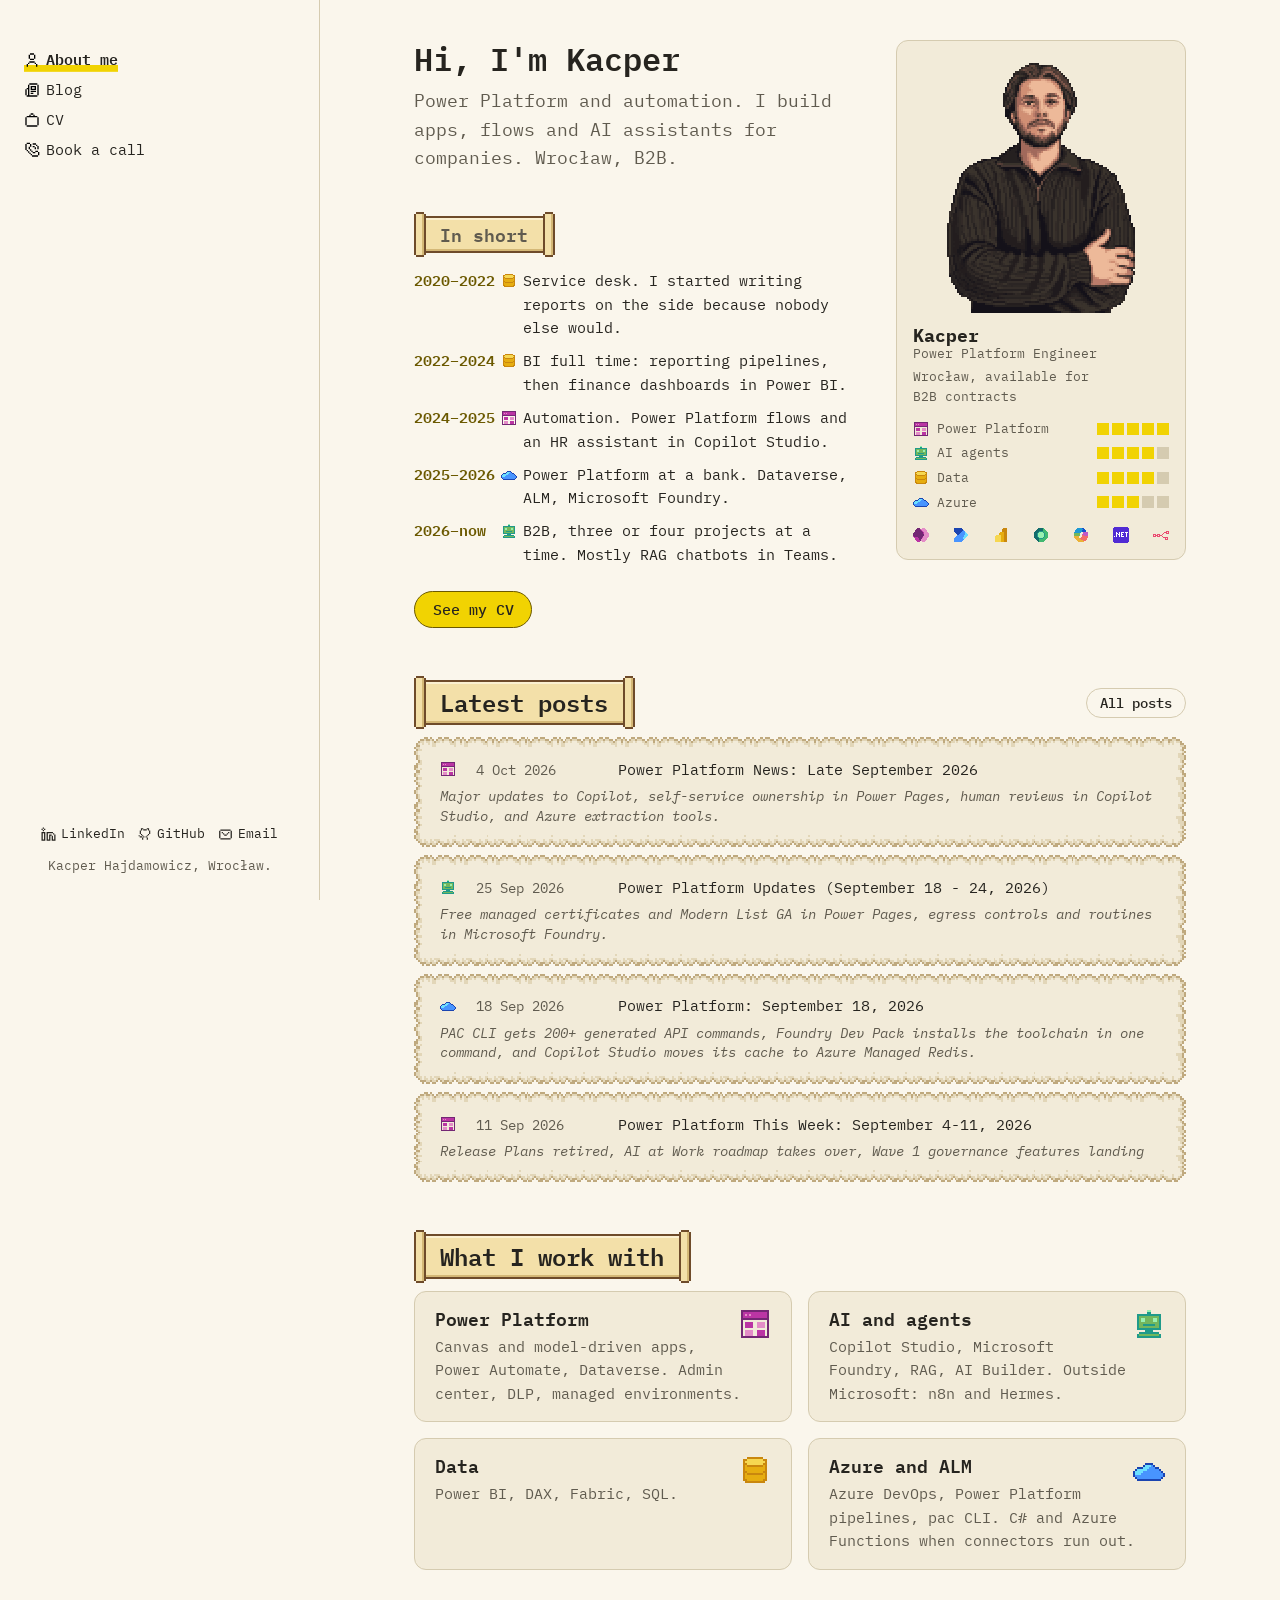
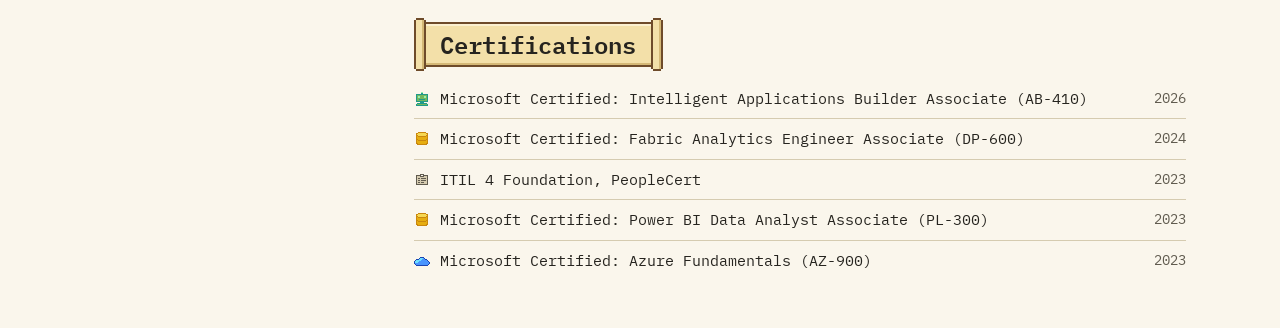
<file: index.html>
<!doctype html>
<html lang="en">
<head>
  <meta charset="utf-8">
  <meta name="viewport" content="width=device-width, initial-scale=1">
  <title>Kacper Hajdamowicz</title>
  <meta name="description" content="Kacper Hajdamowicz. Power Platform and automation, Wrocław. Apps, flows and AI assistants on Power Platform, Azure and n8n.">
  <meta property="og:title" content="Kacper Hajdamowicz">
  <meta property="og:description" content="Kacper Hajdamowicz. Power Platform and automation, Wrocław. Apps, flows and AI assistants on Power Platform, Azure and n8n.">
  <meta property="og:url" content="https://kacperhajdamowicz.com/">
  <meta property="og:image" content="https://kacperhajdamowicz.com/icon-512.png">
  <link rel="icon" href="favicon.png">
  <link rel="apple-touch-icon" href="apple-touch-icon.png">
  <link rel="preconnect" href="https://fonts.googleapis.com">
  <link rel="preconnect" href="https://fonts.gstatic.com" crossorigin>
  <link rel="stylesheet" href="https://fonts.googleapis.com/css2?family=IBM+Plex+Mono:wght@400;500;600;700&display=swap">
  <link rel="stylesheet" href="style.css">
</head>
<body>
<a class="skip-link" href="#main">Skip to content</a>

<header class="sidebar">
  <nav class="sidebar-nav" aria-label="Main">
  <a href="./" aria-current="page"><img class="pix" src="icons/user.svg" alt="" width="16" height="16"> About me</a>
    <a href="blog/"><img class="pix" src="icons/article.svg" alt="" width="16" height="16"> Blog</a>
    <a href="cv/"><img class="pix" src="icons/briefcase.svg" alt="" width="16" height="16"> CV</a>
    <a href="book/"><img class="pix" src="icons/phone-call.svg" alt="" width="16" height="16"> Book a call</a>
  </nav>
  <nav class="sidebar-social" aria-label="Links">
    <a href="https://www.linkedin.com/in/kacper-hajdamowicz-b1167520b" target="_blank" rel="noopener">LinkedIn</a>
    <a href="https://github.com/KacperHajdamowicz" target="_blank" rel="noopener">GitHub</a>
    <a href="mailto:hajdamowiczkacper@outlook.com">Email</a>
  </nav>
  <p class="sidebar-note">Kacper Hajdamowicz, Wrocław.</p>
</header>

<main class="main" id="main">
  <section class="hero">
    <div class="hero-text">
      <h1>Hi, I&#39;m Kacper</h1>
      <p class="lead">Power Platform and automation. I build apps, flows and AI assistants for companies. Wrocław, B2B.</p>

      <h2 class="timeline-title">In short</h2>
      <dl class="timeline">
        <dt>2020&#8211;2022</dt>
        <dd>Service desk. I started writing reports on the side because nobody else would.</dd>
        <dt>2022&#8211;2024</dt>
        <dd>BI full time: reporting pipelines, then finance dashboards in Power BI.</dd>
        <dt>2024&#8211;2025</dt>
        <dd>Automation. Power Platform flows and an HR assistant in Copilot Studio.</dd>
        <dt>2025&#8211;2026</dt>
        <dd>Power Platform at a bank. Dataverse, ALM, Microsoft Foundry.</dd>
        <dt>2026&#8211;now</dt>
        <dd>B2B, three or four projects at a time. Mostly RAG chatbots in Teams.</dd>
      </dl>

      <div class="hero-actions">
        <a class="button" href="cv/">See my CV</a>
      </div>
    </div>

    <figure class="hero-figure">
      <img class="hero-image" src="avatar.svg" alt="Kacper Hajdamowicz, cartoon portrait" width="256" height="256">
      <figcaption>
        <p class="sheet-name">Kacper <span class="sheet-class">Power Platform Engineer</span></p>
        <p class="sheet-status">Wrocław, available for B2B contracts</p>
        <dl class="sheet-stats">
          <dt>Power Platform</dt><dd><span class="visually-hidden">5 of 5</span></dd>
          <dt>AI agents</dt><dd><span class="visually-hidden">4 of 5</span></dd>
          <dt>Data</dt><dd><span class="visually-hidden">4 of 5</span></dd>
          <dt>Azure</dt><dd><span class="visually-hidden">3 of 5</span></dd>
        </dl>
        <div class="hero-tech" aria-label="Technologies I work with">
          <img class="pix" src="icons/techno/powerapps.svg" alt="Power Apps" width="16" height="16">
          <img class="pix" src="icons/techno/powerautomate.svg" alt="Power Automate" width="16" height="16">
          <img class="pix" src="icons/techno/powerbi.svg" alt="Power BI" width="16" height="16">
          <img class="pix" src="icons/techno/dataverse.svg" alt="Dataverse" width="16" height="16">
          <img class="pix" src="icons/techno/copilot.svg" alt="Copilot" width="16" height="16">
          <img class="pix" src="icons/techno/dotnet.svg" alt=".NET" width="16" height="16">
          <img class="pix" src="icons/techno/n8n.svg" alt="n8n" width="16" height="16">
        </div>
      </figcaption>
    </figure>
  </section>

  <section class="section">
    <div class="heading-row">
      <h2>Latest posts</h2>
      <a class="button secondary small" href="blog/">All posts</a>
    </div>
    <ul class="posts">
      <li><a class="post" href="blog/2026-10-power-platform-news-late-september-2026.html">
      <span class="post-top">
        <img class="pix" src="icons/area/power-platform.svg" alt="" width="16" height="16">
        <time datetime="2026-10-04">4 Oct 2026</time>
        <span>Power Platform News: Late September 2026</span>
      </span>
      <span class="post-desc">Major updates to Copilot, self-service ownership in Power Pages, human reviews in Copilot Studio, and Azure extraction tools.</span>
    </a></li>
      <li><a class="post" href="blog/2026-09-power-platform-updates-september-18-24-2026.html">
        <span class="post-top">
          <img class="pix" src="icons/area/ai.svg" alt="" width="16" height="16">
          <time datetime="2026-09-25">25 Sep 2026</time>
          <span>Power Platform Updates (September 18 - 24, 2026)</span>
        </span>
        <span class="post-desc">Free managed certificates and Modern List GA in Power Pages, egress controls and routines in Microsoft Foundry.</span>
      </a></li>
      <li><a class="post" href="blog/2026-09-power-platform-september-18-2026.html">
        <span class="post-top">
          <img class="pix" src="icons/area/azure.svg" alt="" width="16" height="16">
          <time datetime="2026-09-18">18 Sep 2026</time>
          <span>Power Platform: September 18, 2026</span>
        </span>
        <span class="post-desc">PAC CLI gets 200+ generated API commands, Foundry Dev Pack installs the toolchain in one command, and Copilot Studio moves its cache to Azure Managed Redis.</span>
      </a></li>
      <li><a class="post" href="blog/2026-09-power-platform-this-week-september-4-11-2026.html">
        <span class="post-top">
          <img class="pix" src="icons/area/power-platform.svg" alt="" width="16" height="16">
          <time datetime="2026-09-11">11 Sep 2026</time>
          <span>Power Platform This Week: September 4-11, 2026</span>
        </span>
        <span class="post-desc">Release Plans retired, AI at Work roadmap takes over, Wave 1 governance features landing</span>
      </a></li>
    </ul>
  </section>

  <section class="section">
    <h2>What I work with</h2>
    <div class="cards">
      <div class="card">
        <h3>Power Platform</h3>
        <p>Canvas and model-driven apps, Power Automate, Dataverse. Admin center, DLP, managed environments.</p>
      </div>
      <div class="card">
        <h3>AI and agents</h3>
        <p>Copilot Studio, Microsoft Foundry, RAG, AI Builder. Outside Microsoft: n8n and Hermes.</p>
      </div>
      <div class="card">
        <h3>Data</h3>
        <p>Power BI, DAX, Fabric, SQL.</p>
      </div>
      <div class="card">
        <h3>Azure and ALM</h3>
        <p>Azure DevOps, Power Platform pipelines, pac CLI. C# and Azure Functions when connectors run out.</p>
      </div>
    </div>
  </section>

  <section class="section">
    <h2>Certifications</h2>
    <ul class="certs">
      <li><span>Microsoft Certified: Intelligent Applications Builder Associate (AB-410)</span><span class="year">2026</span></li>
      <li><span>Microsoft Certified: Fabric Analytics Engineer Associate (DP-600)</span><span class="year">2024</span></li>
      <li><span>ITIL 4 Foundation, PeopleCert</span><span class="year">2023</span></li>
      <li><span>Microsoft Certified: Power BI Data Analyst Associate (PL-300)</span><span class="year">2023</span></li>
      <li><span>Microsoft Certified: Azure Fundamentals (AZ-900)</span><span class="year">2023</span></li>
    </ul>
  </section>
</main>

</body>
</html>
</file>
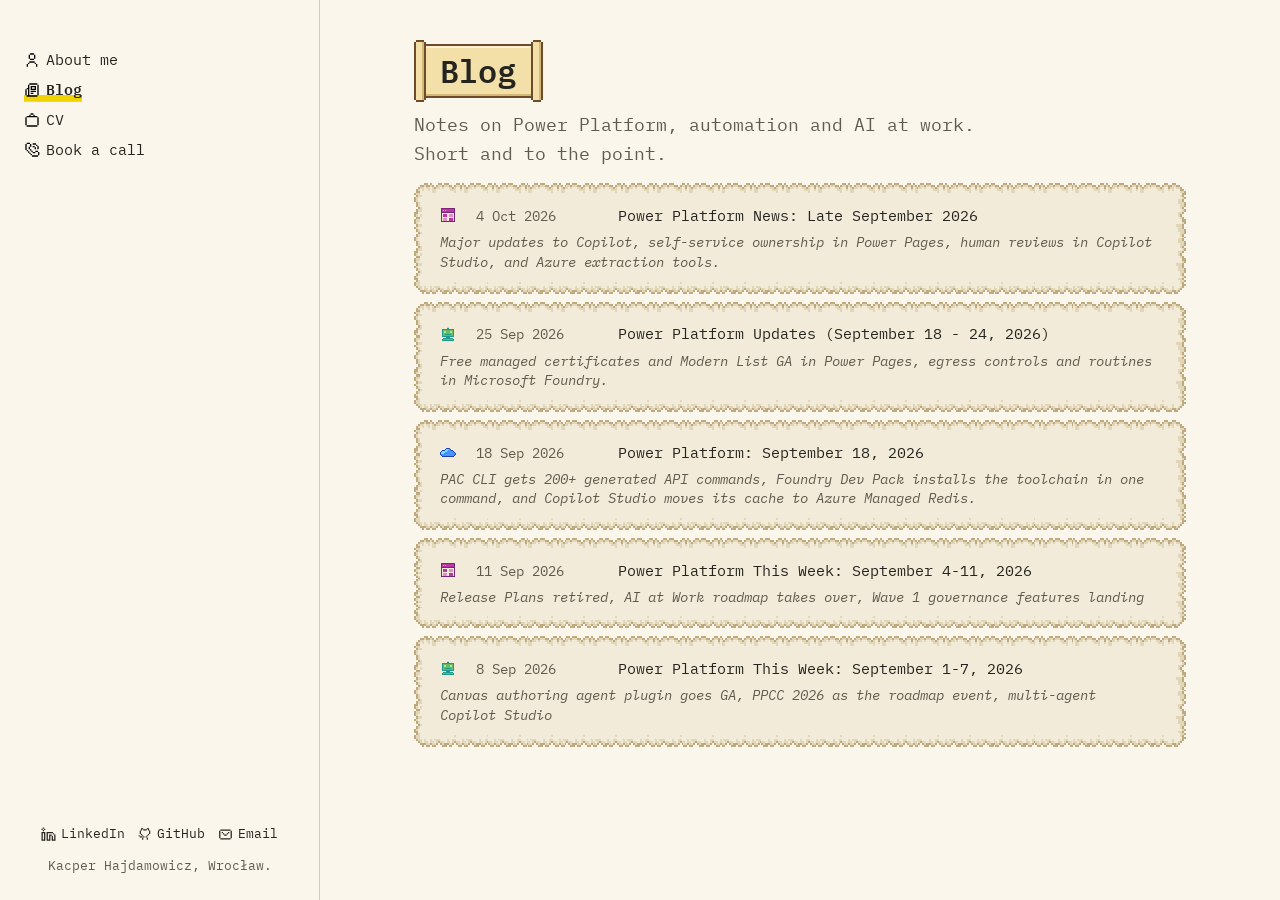
<file: blog/index.html>
<!doctype html>
<html lang="en">
<head>
  <meta charset="utf-8">
  <meta name="viewport" content="width=device-width, initial-scale=1">
  <title>Blog | Kacper Hajdamowicz</title>
  <meta name="description" content="Notes on Power Platform, automation and AI at work.">
  <meta property="og:title" content="Blog | Kacper Hajdamowicz">
  <meta property="og:description" content="Notes on Power Platform, automation and AI at work.">
  <meta property="og:url" content="https://kacperhajdamowicz.com/blog/">
  <meta property="og:image" content="https://kacperhajdamowicz.com/icon-512.png">
  <link rel="icon" href="../favicon.png">
  <link rel="apple-touch-icon" href="../apple-touch-icon.png">
  <link rel="preconnect" href="https://fonts.googleapis.com">
  <link rel="preconnect" href="https://fonts.gstatic.com" crossorigin>
  <link rel="stylesheet" href="https://fonts.googleapis.com/css2?family=IBM+Plex+Mono:wght@400;500;600;700&display=swap">
  <link rel="stylesheet" href="../style.css">
</head>
<body>
<a class="skip-link" href="#main">Skip to content</a>

<header class="sidebar">
  <nav class="sidebar-nav" aria-label="Main">
  <a href="../"><img class="pix" src="../icons/user.svg" alt="" width="16" height="16"> About me</a>
    <a href="./" aria-current="page"><img class="pix" src="../icons/article.svg" alt="" width="16" height="16"> Blog</a>
    <a href="../cv/"><img class="pix" src="../icons/briefcase.svg" alt="" width="16" height="16"> CV</a>
    <a href="../book/"><img class="pix" src="../icons/phone-call.svg" alt="" width="16" height="16"> Book a call</a>
  </nav>
  <nav class="sidebar-social" aria-label="Links">
    <a href="https://www.linkedin.com/in/kacper-hajdamowicz-b1167520b" target="_blank" rel="noopener">LinkedIn</a>
    <a href="https://github.com/KacperHajdamowicz" target="_blank" rel="noopener">GitHub</a>
    <a href="mailto:hajdamowiczkacper@outlook.com">Email</a>
  </nav>
  <p class="sidebar-note">Kacper Hajdamowicz, Wrocław.</p>
</header>

<main class="main" id="main">
  <h1 class="scroll">Blog</h1>
  <p class="lead">Notes on Power Platform, automation and AI at work. Short and to the point.</p>
  <ul class="posts">
        <li><a class="post" href="2026-10-power-platform-news-late-september-2026.html">
      <span class="post-top">
        <img class="pix" src="../icons/area/power-platform.svg" alt="" width="16" height="16">
        <time datetime="2026-10-04">4 Oct 2026</time>
        <span>Power Platform News: Late September 2026</span>
      </span>
      <span class="post-desc">Major updates to Copilot, self-service ownership in Power Pages, human reviews in Copilot Studio, and Azure extraction tools.</span>
    </a></li>
<li><a class="post" href="2026-09-power-platform-updates-september-18-24-2026.html">
      <span class="post-top">
        <img class="pix" src="../icons/area/ai.svg" alt="" width="16" height="16">
        <time datetime="2026-09-25">25 Sep 2026</time>
        <span>Power Platform Updates (September 18 - 24, 2026)</span>
      </span>
      <span class="post-desc">Free managed certificates and Modern List GA in Power Pages, egress controls and routines in Microsoft Foundry.</span>
    </a></li>
    <li><a class="post" href="2026-09-power-platform-september-18-2026.html">
      <span class="post-top">
        <img class="pix" src="../icons/area/azure.svg" alt="" width="16" height="16">
        <time datetime="2026-09-18">18 Sep 2026</time>
        <span>Power Platform: September 18, 2026</span>
      </span>
      <span class="post-desc">PAC CLI gets 200+ generated API commands, Foundry Dev Pack installs the toolchain in one command, and Copilot Studio moves its cache to Azure Managed Redis.</span>
    </a></li>
    <li><a class="post" href="2026-09-power-platform-this-week-september-4-11-2026.html">
      <span class="post-top">
        <img class="pix" src="../icons/area/power-platform.svg" alt="" width="16" height="16">
        <time datetime="2026-09-11">11 Sep 2026</time>
        <span>Power Platform This Week: September 4-11, 2026</span>
      </span>
      <span class="post-desc">Release Plans retired, AI at Work roadmap takes over, Wave 1 governance features landing</span>
    </a></li>
    <li><a class="post" href="2026-09-power-platform-this-week-september-1-7-2026.html">
      <span class="post-top">
        <img class="pix" src="../icons/area/ai.svg" alt="" width="16" height="16">
        <time datetime="2026-09-08">8 Sep 2026</time>
        <span>Power Platform This Week: September 1-7, 2026</span>
      </span>
      <span class="post-desc">Canvas authoring agent plugin goes GA, PPCC 2026 as the roadmap event, multi-agent Copilot Studio</span>
    </a></li>
  </ul>
</main>

</body>
</html>
</file>
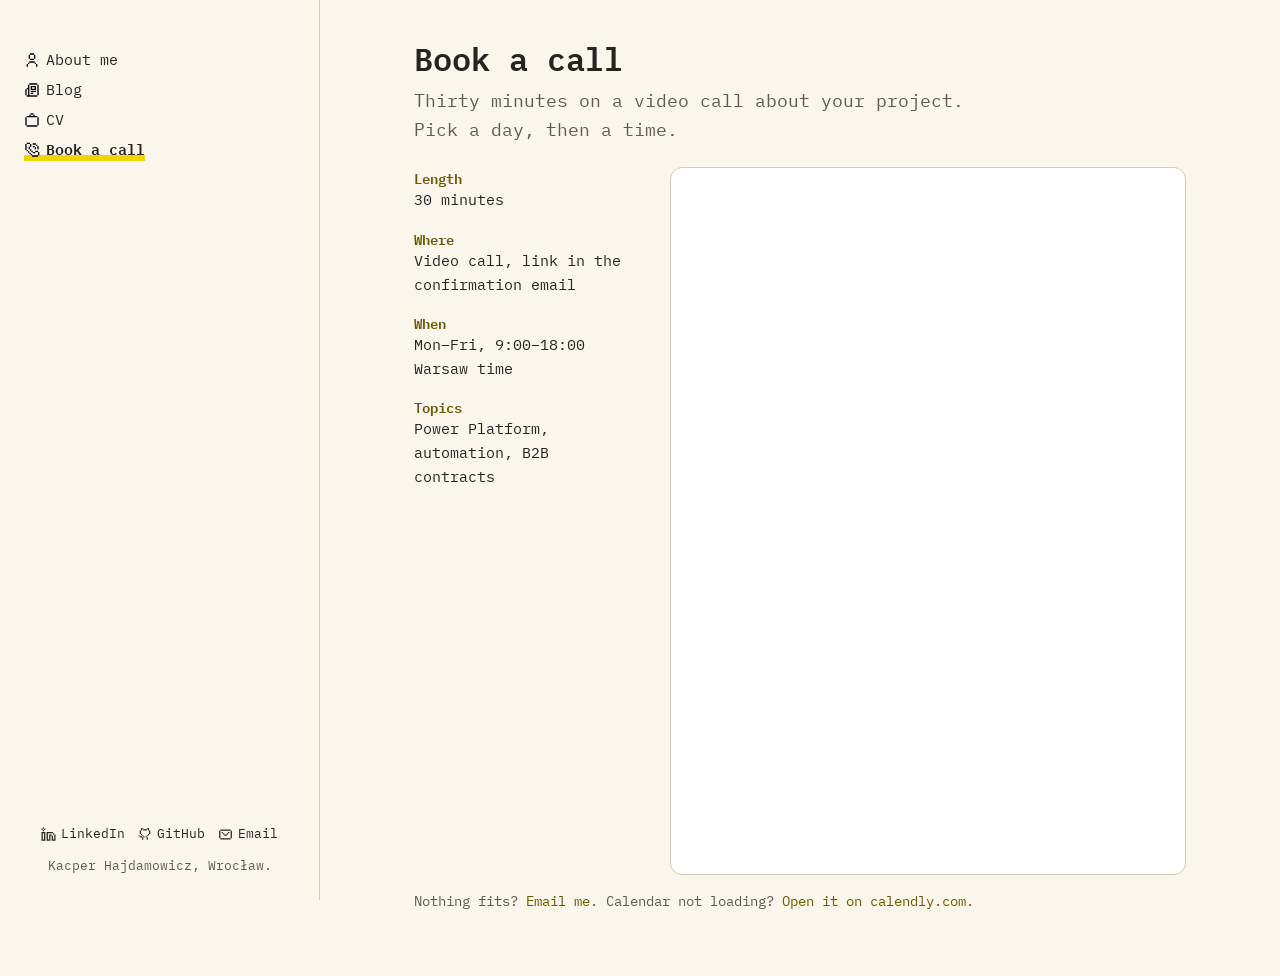
<file: book/index.html>
<!doctype html>
<html lang="en">
<head>
  <meta charset="utf-8">
  <meta name="viewport" content="width=device-width, initial-scale=1">
  <title>Book a call | Kacper Hajdamowicz</title>
  <meta name="description" content="Book a 30-minute call with Kacper Hajdamowicz, Power Platform & Automation Engineer, Wroclaw, Poland.">
  <meta property="og:title" content="Book a call | Kacper Hajdamowicz">
  <meta property="og:description" content="Book a 30-minute call with Kacper Hajdamowicz, Power Platform & Automation Engineer, Wroclaw, Poland.">
  <meta property="og:url" content="https://kacperhajdamowicz.com/book/">
  <meta property="og:image" content="https://kacperhajdamowicz.com/icon-512.png">
  <link rel="icon" href="../favicon.png">
  <link rel="apple-touch-icon" href="../apple-touch-icon.png">
  <link rel="preconnect" href="https://fonts.googleapis.com">
  <link rel="preconnect" href="https://fonts.gstatic.com" crossorigin>
  <link rel="stylesheet" href="https://fonts.googleapis.com/css2?family=IBM+Plex+Mono:wght@400;500;600;700&display=swap">
  <link rel="stylesheet" href="../style.css">
</head>
<body>
<a class="skip-link" href="#main">Skip to content</a>

<header class="sidebar">
  <nav class="sidebar-nav" aria-label="Main">
  <a href="../"><img class="pix" src="../icons/user.svg" alt="" width="16" height="16"> About me</a>
    <a href="../blog/"><img class="pix" src="../icons/article.svg" alt="" width="16" height="16"> Blog</a>
    <a href="../cv/"><img class="pix" src="../icons/briefcase.svg" alt="" width="16" height="16"> CV</a>
    <a href="./" aria-current="page"><img class="pix" src="../icons/phone-call.svg" alt="" width="16" height="16"> Book a call</a>
  </nav>
  <nav class="sidebar-social" aria-label="Links">
    <a href="https://www.linkedin.com/in/kacper-hajdamowicz-b1167520b" target="_blank" rel="noopener">LinkedIn</a>
    <a href="https://github.com/KacperHajdamowicz" target="_blank" rel="noopener">GitHub</a>
    <a href="mailto:hajdamowiczkacper@outlook.com">Email</a>
  </nav>
  <p class="sidebar-note">Kacper Hajdamowicz, Wrocław.</p>
</header>

<main class="main" id="main">
  <h1>Book a call</h1>
  <p class="lead">Thirty minutes on a video call about your project. Pick a day, then a time.</p>
  <div class="booking-layout">
    <dl class="booking-facts">
      <dt>Length</dt><dd>30 minutes</dd>
      <dt>Where</dt><dd>Video call, link in the confirmation email</dd>
      <dt>When</dt><dd>Mon–Fri, 9:00–18:00 Warsaw time</dd>
      <dt>Topics</dt><dd>Power Platform, automation, B2B contracts</dd>
    </dl>
    <iframe class="booking" src="https://calendly.com/hajdamowiczkacper/30min?embed_domain=kacperhajdamowicz.com&amp;embed_type=Inline&amp;hide_event_type_details=1&amp;hide_gdpr_banner=1&amp;background_color=faf6ec&amp;text_color=26241f&amp;primary_color=6b5900" title="Select a date and time" loading="lazy"></iframe>
  </div>
  <p class="booking-fallback">Nothing fits? <a href="mailto:hajdamowiczkacper@outlook.com">Email me</a>. Calendar not loading? <a href="https://calendly.com/hajdamowiczkacper/30min" target="_blank" rel="noopener">Open it on calendly.com</a>.</p>
</main>

</body>
</html>
</file>
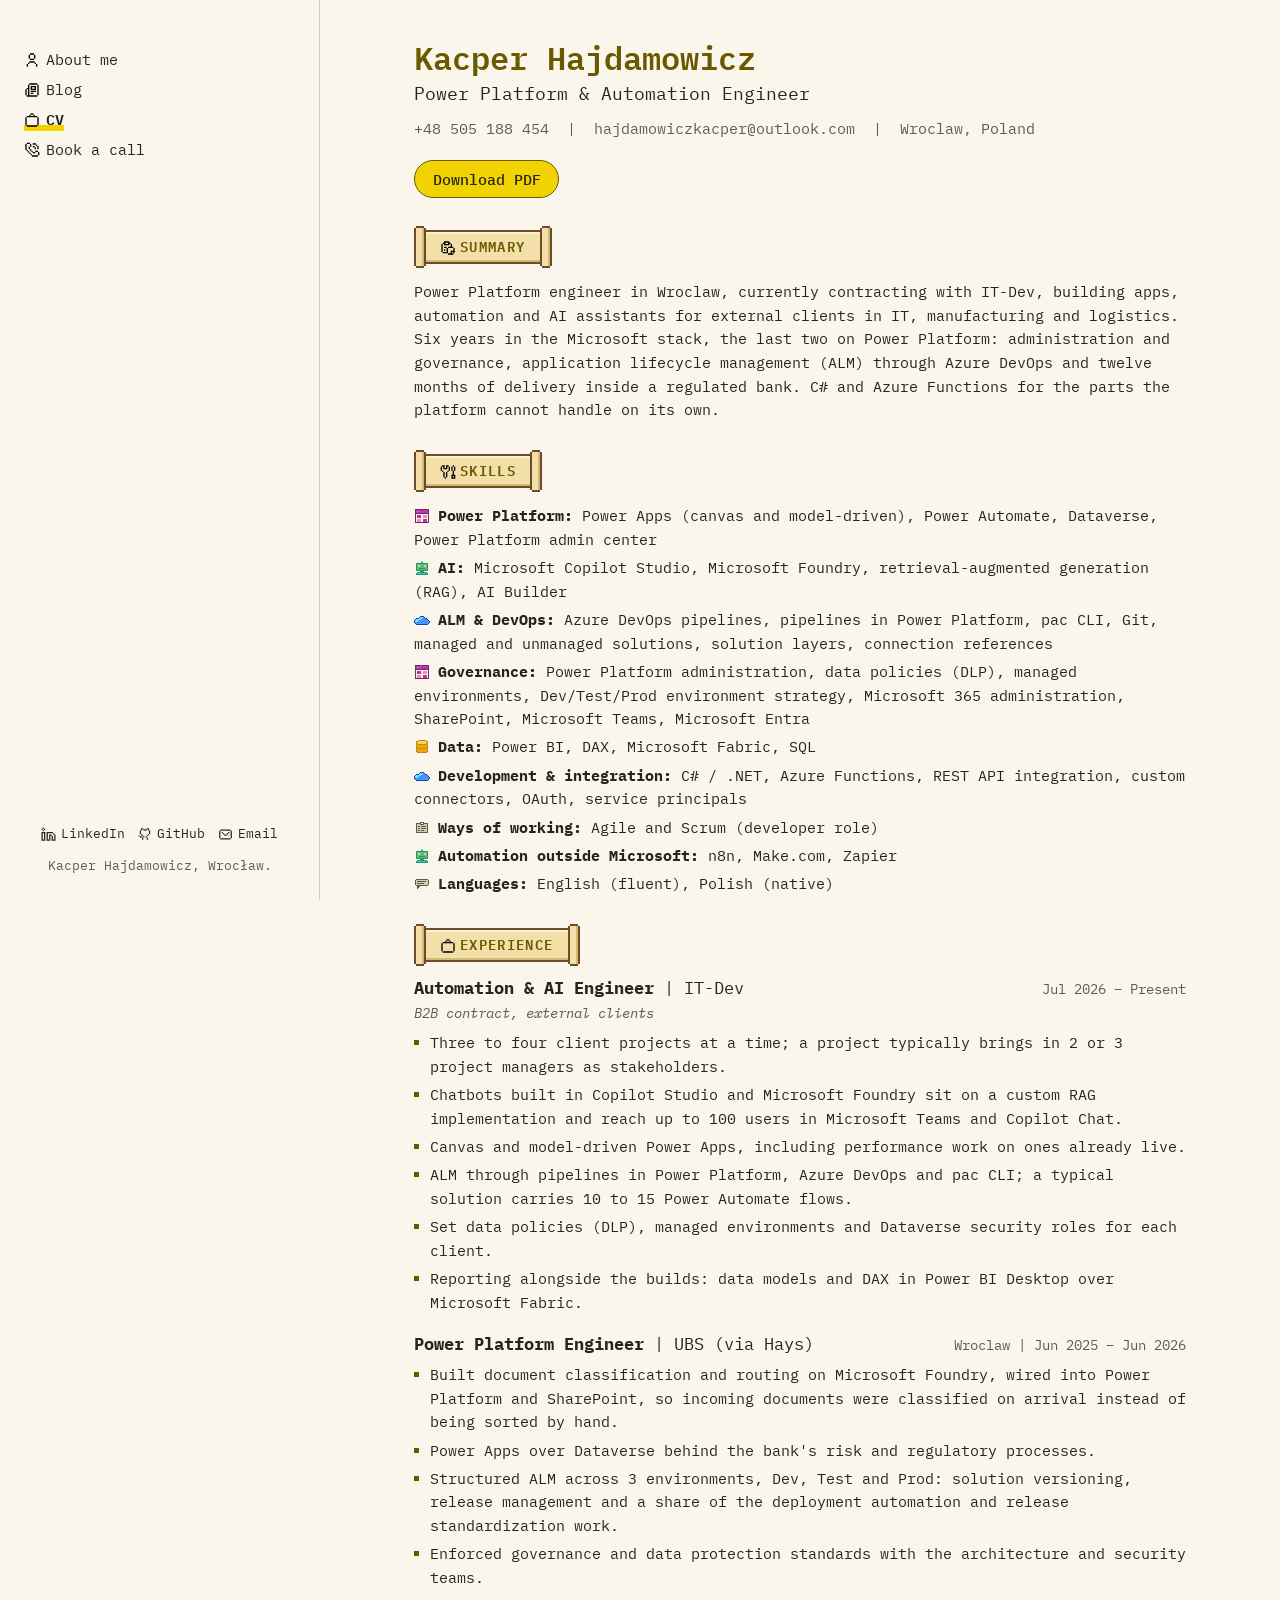
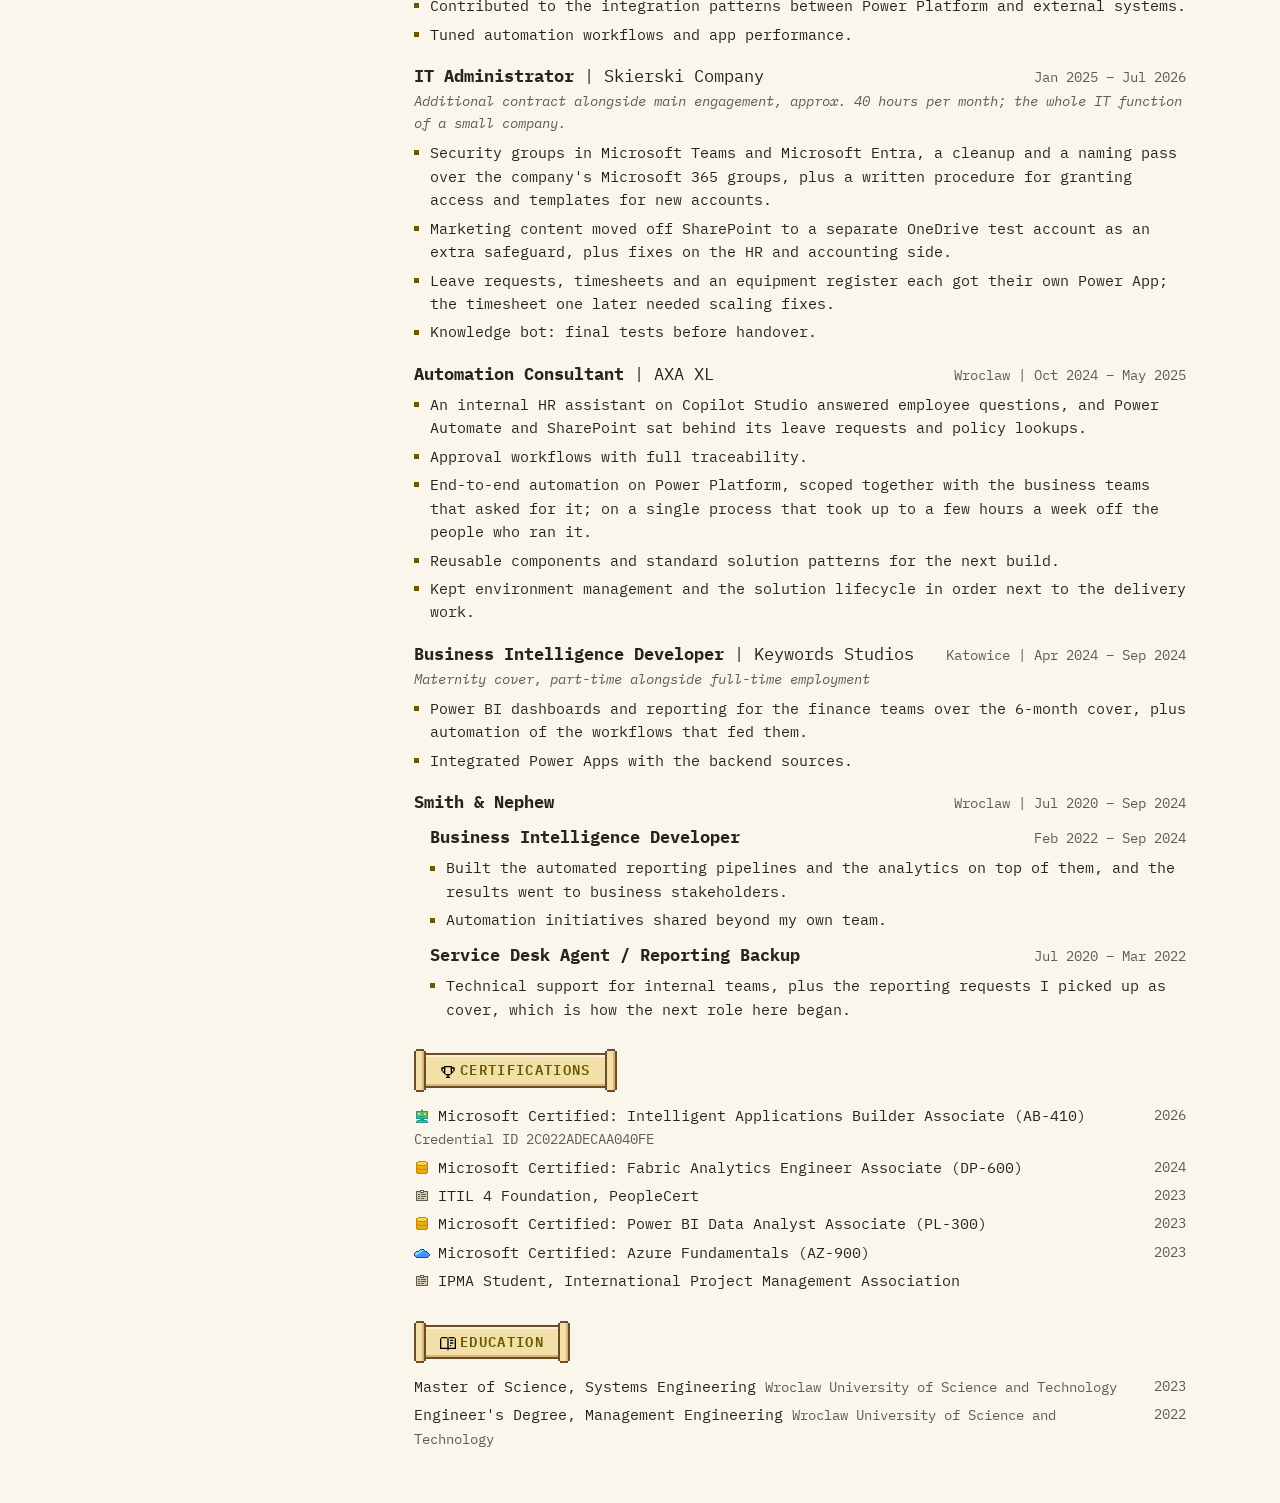
<file: cv/index.html>
<!doctype html>
<html lang="en">
<head>
  <meta charset="utf-8">
  <meta name="viewport" content="width=device-width, initial-scale=1">
  <title>CV | Kacper Hajdamowicz</title>
  <meta name="description" content="CV of Kacper Hajdamowicz, Power Platform & Automation Engineer, Wroclaw, Poland.">
  <meta property="og:title" content="CV | Kacper Hajdamowicz">
  <meta property="og:description" content="CV of Kacper Hajdamowicz, Power Platform & Automation Engineer, Wroclaw, Poland.">
  <meta property="og:url" content="https://kacperhajdamowicz.com/cv/">
  <meta property="og:image" content="https://kacperhajdamowicz.com/icon-512.png">
  <link rel="icon" href="../favicon.png">
  <link rel="apple-touch-icon" href="../apple-touch-icon.png">
  <link rel="preconnect" href="https://fonts.googleapis.com">
  <link rel="preconnect" href="https://fonts.gstatic.com" crossorigin>
  <link rel="stylesheet" href="https://fonts.googleapis.com/css2?family=IBM+Plex+Mono:wght@400;500;600;700&display=swap">
  <link rel="stylesheet" href="../style.css">
</head>
<body>
<a class="skip-link" href="#main">Skip to content</a>

<header class="sidebar">
  <nav class="sidebar-nav" aria-label="Main">
  <a href="../"><img class="pix" src="../icons/user.svg" alt="" width="16" height="16"> About me</a>
    <a href="../blog/"><img class="pix" src="../icons/article.svg" alt="" width="16" height="16"> Blog</a>
    <a href="./" aria-current="page"><img class="pix" src="../icons/briefcase.svg" alt="" width="16" height="16"> CV</a>
    <a href="../book/"><img class="pix" src="../icons/phone-call.svg" alt="" width="16" height="16"> Book a call</a>
  </nav>
  <nav class="sidebar-social" aria-label="Links">
    <a href="https://www.linkedin.com/in/kacper-hajdamowicz-b1167520b" target="_blank" rel="noopener">LinkedIn</a>
    <a href="https://github.com/KacperHajdamowicz" target="_blank" rel="noopener">GitHub</a>
    <a href="mailto:hajdamowiczkacper@outlook.com">Email</a>
  </nav>
  <p class="sidebar-note">Kacper Hajdamowicz, Wrocław.</p>
</header>

<main class="main cv" id="main">
  <header class="cv-header">
    <h1 class="cv-name">Kacper Hajdamowicz</h1>
    <p class="cv-role">Power Platform &amp; Automation Engineer</p>
    <p class="cv-contact">
      <span class="cv-contact-row">+48 505 188 454 &nbsp;|&nbsp; <a href="mailto:hajdamowiczkacper@outlook.com">hajdamowiczkacper@outlook.com</a> &nbsp;|&nbsp; Wroclaw, Poland</span>
    </p>
    <div class="cv-actions">
      <a class="button" href="Kacper_Hajdamowicz_CV.pdf" download>Download PDF</a>
    </div>
  </header>

  <section>
    <h2><img class="pix" src="../icons/clipboard-note.svg" alt="" width="16" height="16">Summary</h2>
    <p>Power Platform engineer in Wroclaw, currently contracting with IT-Dev, building apps, automation and AI assistants for external clients in IT, manufacturing and logistics. Six years in the Microsoft stack, the last two on Power Platform: administration and governance, application lifecycle management (ALM) through Azure DevOps and twelve months of delivery inside a regulated bank. C# and Azure Functions for the parts the platform cannot handle on its own.</p>
  </section>

  <section>
    <h2><img class="pix" src="../icons/tools.svg" alt="" width="16" height="16">Skills</h2>
    <div class="skills">
      <div><b>Power Platform:</b> Power Apps (canvas and model-driven), Power Automate, Dataverse, Power Platform admin center</div>
      <div><b>AI:</b> Microsoft Copilot Studio, Microsoft Foundry, retrieval-augmented generation (RAG), AI Builder</div>
      <div><b>ALM &amp; DevOps:</b> Azure DevOps pipelines, pipelines in Power Platform, pac CLI, Git, managed and unmanaged solutions, solution layers, connection references</div>
      <div><b>Governance:</b> Power Platform administration, data policies (DLP), managed environments, Dev/Test/Prod environment strategy, Microsoft 365 administration, SharePoint, Microsoft Teams, Microsoft Entra</div>
      <div><b>Data:</b> Power BI, DAX, Microsoft Fabric, SQL</div>
      <div><b>Development &amp; integration:</b> C# / .NET, Azure Functions, REST API integration, custom connectors, OAuth, service principals</div>
      <div><b>Ways of working:</b> Agile and Scrum (developer role)</div>
      <div><b>Automation outside Microsoft:</b> n8n, Make.com, Zapier</div>
      <div><b>Languages:</b> English (fluent), Polish (native)</div>
    </div>
  </section>

  <section>
    <h2><img class="pix" src="../icons/briefcase.svg" alt="" width="16" height="16">Experience</h2>

    <div class="entry">
      <div class="entry-line">
        <h3>Automation &amp; AI Engineer <span class="company">| IT-Dev</span></h3>
        <span class="dates">Jul 2026 &#8211; Present</span>
      </div>
      <div class="qualifier">B2B contract, external clients</div>
      <ul>
        <li>Three to four client projects at a time; a project typically brings in 2 or 3 project managers as stakeholders.</li>
        <li>Chatbots built in Copilot Studio and Microsoft Foundry sit on a custom RAG implementation and reach up to 100 users in Microsoft Teams and Copilot Chat.</li>
        <li>Canvas and model-driven Power Apps, including performance work on ones already live.</li>
        <li>ALM through pipelines in Power Platform, Azure DevOps and pac CLI; a typical solution carries 10 to 15 Power Automate flows.</li>
        <li>Set data policies (DLP), managed environments and Dataverse security roles for each client.</li>
        <li>Reporting alongside the builds: data models and DAX in Power BI Desktop over Microsoft Fabric.</li>
      </ul>
    </div>

    <div class="entry">
      <div class="entry-line">
        <h3>Power Platform Engineer <span class="company">| UBS (via Hays)</span></h3>
        <span class="dates">Wroclaw&nbsp;|&nbsp;Jun 2025 &#8211; Jun 2026</span>
      </div>
      <ul>
        <li>Built document classification and routing on Microsoft Foundry, wired into Power Platform and SharePoint, so incoming documents were classified on arrival instead of being sorted by hand.</li>
        <li>Power Apps over Dataverse behind the bank's risk and regulatory processes.</li>
        <li>Structured ALM across 3 environments, Dev, Test and Prod: solution versioning, release management and a share of the deployment automation and release standardization work.</li>
        <li>Enforced governance and data protection standards with the architecture and security teams.</li>
        <li>Contributed to the integration patterns between Power Platform and external systems.</li>
        <li>Tuned automation workflows and app performance.</li>
      </ul>
    </div>

    <div class="entry">
      <div class="entry-line">
        <h3>IT Administrator <span class="company">| Skierski Company</span></h3>
        <span class="dates">Jan 2025 &#8211; Jul 2026</span>
      </div>
      <div class="qualifier">Additional contract alongside main engagement, approx. 40 hours per month; the whole IT function of a small company.</div>
      <ul>
        <li>Security groups in Microsoft Teams and Microsoft Entra, a cleanup and a naming pass over the company's Microsoft 365 groups, plus a written procedure for granting access and templates for new accounts.</li>
        <li>Marketing content moved off SharePoint to a separate OneDrive test account as an extra safeguard, plus fixes on the HR and accounting side.</li>
        <li>Leave requests, timesheets and an equipment register each got their own Power App; the timesheet one later needed scaling fixes.</li>
        <li>Knowledge bot: final tests before handover.</li>
      </ul>
    </div>

    <div class="entry">
      <div class="entry-line">
        <h3>Automation Consultant <span class="company">| AXA XL</span></h3>
        <span class="dates">Wroclaw&nbsp;|&nbsp;Oct 2024 &#8211; May 2025</span>
      </div>
      <ul>
        <li>An internal HR assistant on Copilot Studio answered employee questions, and Power Automate and SharePoint sat behind its leave requests and policy lookups.</li>
        <li>Approval workflows with full traceability.</li>
        <li>End-to-end automation on Power Platform, scoped together with the business teams that asked for it; on a single process that took up to a few hours a week off the people who ran it.</li>
        <li>Reusable components and standard solution patterns for the next build.</li>
        <li>Kept environment management and the solution lifecycle in order next to the delivery work.</li>
      </ul>
    </div>

    <div class="entry">
      <div class="entry-line">
        <h3>Business Intelligence Developer <span class="company">| Keywords Studios</span></h3>
        <span class="dates">Katowice&nbsp;|&nbsp;Apr 2024 &#8211; Sep 2024</span>
      </div>
      <div class="qualifier">Maternity cover, part-time alongside full-time employment</div>
      <ul>
        <li>Power BI dashboards and reporting for the finance teams over the 6-month cover, plus automation of the workflows that fed them.</li>
        <li>Integrated Power Apps with the backend sources.</li>
      </ul>
    </div>

    <div class="entry">
      <div class="entry-line">
        <h3>Smith &amp; Nephew</h3>
        <span class="dates">Wroclaw&nbsp;|&nbsp;Jul 2020 &#8211; Sep 2024</span>
      </div>

      <div class="sub-role">
        <div class="entry-line">
          <h4>Business Intelligence Developer</h4>
          <span class="dates">Feb 2022 &#8211; Sep 2024</span>
        </div>
        <ul>
          <li>Built the automated reporting pipelines and the analytics on top of them, and the results went to business stakeholders.</li>
          <li>Automation initiatives shared beyond my own team.</li>
        </ul>
      </div>

      <div class="sub-role">
        <div class="entry-line">
          <h4>Service Desk Agent / Reporting Backup</h4>
          <span class="dates">Jul 2020 &#8211; Mar 2022</span>
        </div>
        <ul>
          <li>Technical support for internal teams, plus the reporting requests I picked up as cover, which is how the next role here began.</li>
        </ul>
      </div>
    </div>
  </section>

  <section class="cv-certs">
    <h2><img class="pix" src="../icons/trophy.svg" alt="" width="16" height="16">Certifications</h2>
    <div class="item">
      <span>Microsoft Certified: Intelligent Applications Builder Associate (AB-410) <span class="muted">Credential ID 2C022ADECAA040FE</span></span>
      <span class="year">2026</span>
    </div>
    <div class="item">
      <span>Microsoft Certified: Fabric Analytics Engineer Associate (DP-600)</span>
      <span class="year">2024</span>
    </div>
    <div class="item">
      <span>ITIL 4 Foundation, PeopleCert</span>
      <span class="year">2023</span>
    </div>
    <div class="item">
      <span>Microsoft Certified: Power BI Data Analyst Associate (PL-300)</span>
      <span class="year">2023</span>
    </div>
    <div class="item">
      <span>Microsoft Certified: Azure Fundamentals (AZ-900)</span>
      <span class="year">2023</span>
    </div>
    <div class="item">
      <span>IPMA Student, International Project Management Association</span>
      <span class="year"></span>
    </div>
  </section>

  <section>
    <h2><img class="pix" src="../icons/book-open.svg" alt="" width="16" height="16">Education</h2>
    <div class="item">
      <span>Master of Science, Systems Engineering <span class="muted">Wroclaw University of Science and Technology</span></span>
      <span class="year">2023</span>
    </div>
    <div class="item">
      <span>Engineer's Degree, Management Engineering <span class="muted">Wroclaw University of Science and Technology</span></span>
      <span class="year">2022</span>
    </div>
  </section>
</main>

</body>
</html>
</file>
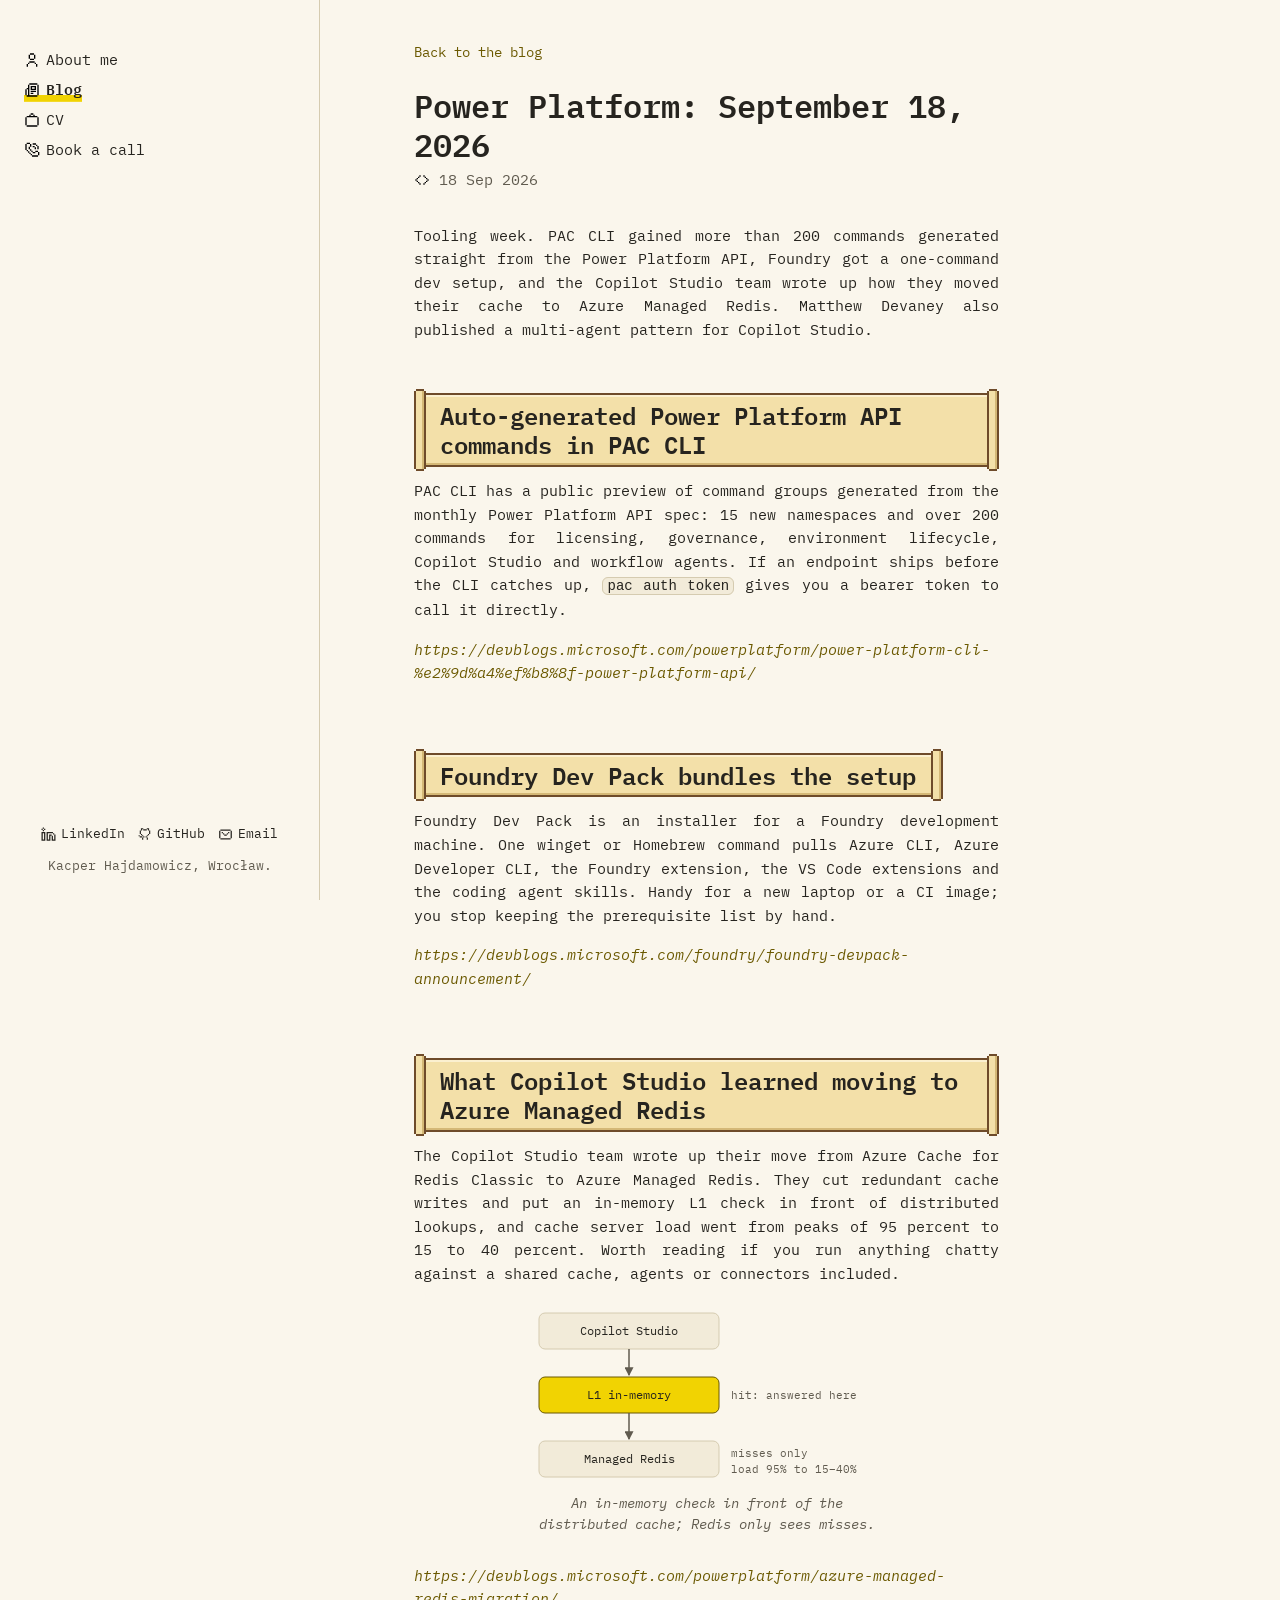
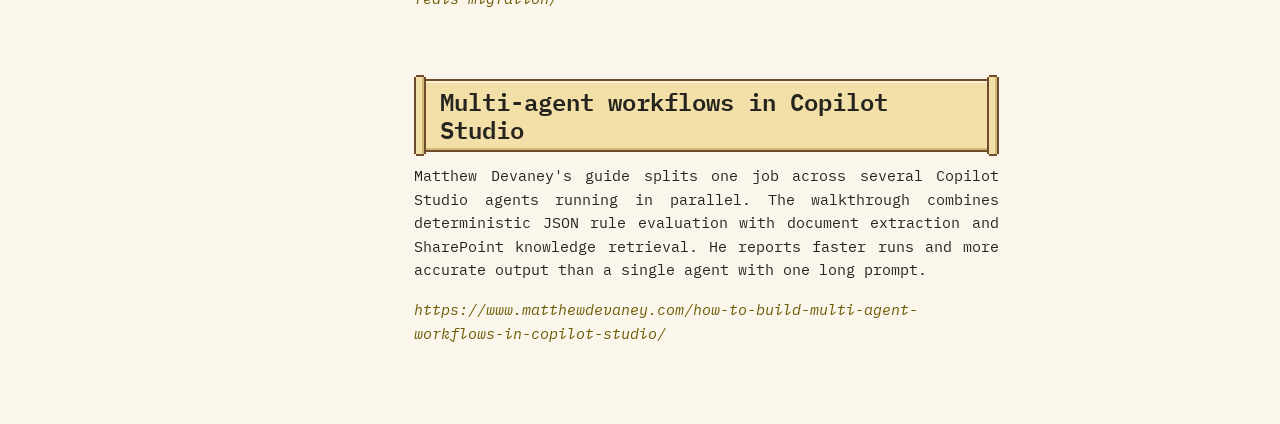
<file: blog/2026-09-power-platform-september-18-2026.html>
<!doctype html>
<html lang="en">
<head>
  <meta charset="utf-8">
  <meta name="viewport" content="width=device-width, initial-scale=1">
  <!-- 1. Title and description: shown in the browser tab and in search results. -->
  <title>Power Platform: September 18, 2026 | Kacper Hajdamowicz</title>
  <meta name="description" content="PAC CLI gets 200+ generated API commands, Foundry Dev Pack installs the toolchain in one command, and Copilot Studio moves its cache to Azure Managed Redis.">
  <meta property="og:type" content="article">
  <meta property="og:title" content="Power Platform: September 18, 2026">
  <meta property="og:description" content="PAC CLI gets 200+ generated API commands, Foundry Dev Pack installs the toolchain in one command, and Copilot Studio moves its cache to Azure Managed Redis.">
  <meta property="og:url" content="https://kacperhajdamowicz.com/blog/2026-09-power-platform-september-18-2026.html">
  <meta property="og:image" content="https://kacperhajdamowicz.com/icon-512.png">
  <link rel="icon" href="../favicon.png">
  <link rel="apple-touch-icon" href="../apple-touch-icon.png">
  <link rel="preconnect" href="https://fonts.googleapis.com">
  <link rel="preconnect" href="https://fonts.gstatic.com" crossorigin>
  <link rel="stylesheet" href="https://fonts.googleapis.com/css2?family=IBM+Plex+Mono:wght@400;500;600;700&display=swap">
  <link rel="stylesheet" href="../style.css">
</head>
<body>
<a class="skip-link" href="#main">Skip to content</a>

<header class="sidebar">
  <nav class="sidebar-nav" aria-label="Main">
  <a href="../"><img class="pix" src="../icons/user.svg" alt="" width="16" height="16"> About me</a>
    <a href="./" aria-current="true"><img class="pix" src="../icons/article.svg" alt="" width="16" height="16"> Blog</a>
    <a href="../cv/"><img class="pix" src="../icons/briefcase.svg" alt="" width="16" height="16"> CV</a>
    <a href="../book/"><img class="pix" src="../icons/phone-call.svg" alt="" width="16" height="16"> Book a call</a>
  </nav>
  <nav class="sidebar-social" aria-label="Links">
    <a href="https://www.linkedin.com/in/kacper-hajdamowicz-b1167520b" target="_blank" rel="noopener">LinkedIn</a>
    <a href="https://github.com/KacperHajdamowicz" target="_blank" rel="noopener">GitHub</a>
    <a href="mailto:hajdamowiczkacper@outlook.com">Email</a>
  </nav>
  <p class="sidebar-note">Kacper Hajdamowicz, Wrocław.</p>
</header>

<main class="main" id="main">
  <a class="back-link" href="./">Back to the blog</a>
  <article class="article">
    <!-- 2. Title and date. datetime is YYYY-MM, the visible text is the month and year. -->
    <h1>Power Platform: September 18, 2026</h1>
    <p class="post-meta"><img class="pix" src="../icons/code.svg" alt="" width="16" height="16"> <time datetime="2026-09-18">18 Sep 2026</time></p>

    <!-- 3. Body: paragraphs in <p>, subheadings in <h2>, links to other posts relative: <a href="./other-post.html">. -->
    <p>Tooling week. PAC CLI gained more than 200 commands generated straight from the Power Platform API, Foundry got a one-command dev setup, and the Copilot Studio team wrote up how they moved their cache to Azure Managed Redis. Matthew Devaney also published a multi-agent pattern for Copilot Studio.</p>

    <h2>Auto-generated Power Platform API commands in PAC CLI</h2>
    <p>PAC CLI has a public preview of command groups generated from the monthly Power Platform API spec: 15 new namespaces and over 200 commands for licensing, governance, environment lifecycle, Copilot Studio and workflow agents. If an endpoint ships before the CLI catches up, <code>pac auth token</code> gives you a bearer token to call it directly.</p>
    <p class="post-meta"><em><a href="https://devblogs.microsoft.com/powerplatform/power-platform-cli-%e2%9d%a4%ef%b8%8f-power-platform-api/">https://devblogs.microsoft.com/powerplatform/power-platform-cli-%e2%9d%a4%ef%b8%8f-power-platform-api/</a></em></p>
    
    <h2>Foundry Dev Pack bundles the setup</h2>
    <p>Foundry Dev Pack is an installer for a Foundry development machine. One winget or Homebrew command pulls Azure CLI, Azure Developer CLI, the Foundry extension, the VS Code extensions and the coding agent skills. Handy for a new laptop or a CI image; you stop keeping the prerequisite list by hand.</p>
    <p class="post-meta"><em><a href="https://devblogs.microsoft.com/foundry/foundry-devpack-announcement/">https://devblogs.microsoft.com/foundry/foundry-devpack-announcement/</a></em></p>
    
    <h2>What Copilot Studio learned moving to Azure Managed Redis</h2>
    <p>The Copilot Studio team wrote up their move from Azure Cache for Redis Classic to Azure Managed Redis. They cut redundant cache writes and put an in-memory L1 check in front of distributed lookups, and cache server load went from peaks of 95 percent to 15 to 40 percent. Worth reading if you run anything chatty against a shared cache, agents or connectors included.</p>
    <figure class="article-figure diagram">
      <svg viewBox="0 0 352 180" width="352" height="180" role="img" aria-labelledby="fig-cache">
        <title id="fig-cache">Copilot Studio checks an in-memory L1 cache first; only misses reach Azure Managed Redis.</title>
        <defs>
          <marker id="arrow" viewBox="0 0 8 8" refX="7" refY="4" markerWidth="6" markerHeight="6" orient="auto-start-reverse">
            <path d="M0 0L8 4L0 8z"/>
          </marker>
        </defs>
        <rect class="box" x="8" y="8" width="180" height="36" rx="6"/>
        <text class="label" x="98" y="30" text-anchor="middle">Copilot Studio</text>
        <path class="line" d="M98 44V70" marker-end="url(#arrow)"/>
        <rect class="box-accent" x="8" y="72" width="180" height="36" rx="6"/>
        <text class="on-accent" x="98" y="94" text-anchor="middle">L1 in-memory</text>
        <text class="muted" x="200" y="94">hit: answered here</text>
        <path class="line" d="M98 108V134" marker-end="url(#arrow)"/>
        <rect class="box" x="8" y="136" width="180" height="36" rx="6"/>
        <text class="label" x="98" y="158" text-anchor="middle">Managed Redis</text>
        <text class="muted" x="200" y="152">misses only</text>
        <text class="muted" x="200" y="168">load 95% to 15–40%</text>
      </svg>
      <figcaption>An in-memory check in front of the distributed cache; Redis only sees misses.</figcaption>
    </figure>
    <p class="post-meta"><em><a href="https://devblogs.microsoft.com/powerplatform/azure-managed-redis-migration/">https://devblogs.microsoft.com/powerplatform/azure-managed-redis-migration/</a></em></p>
    
    <h2>Multi-agent workflows in Copilot Studio</h2>
    <p>Matthew Devaney's guide splits one job across several Copilot Studio agents running in parallel. The walkthrough combines deterministic JSON rule evaluation with document extraction and SharePoint knowledge retrieval. He reports faster runs and more accurate output than a single agent with one long prompt.</p>
    <p class="post-meta"><em><a href="https://www.matthewdevaney.com/how-to-build-multi-agent-workflows-in-copilot-studio/">https://www.matthewdevaney.com/how-to-build-multi-agent-workflows-in-copilot-studio/</a></em></p>
  </article>
</main>


<!-- 4. Save as blog/YYYY-MM-slug.html (no leading underscore).
     5. Add the post to the top of the list in blog/index.html and in index.html ("Latest posts", max 4 items).
     6. Run: python check_links.py -->
</body>
</html>
</file>
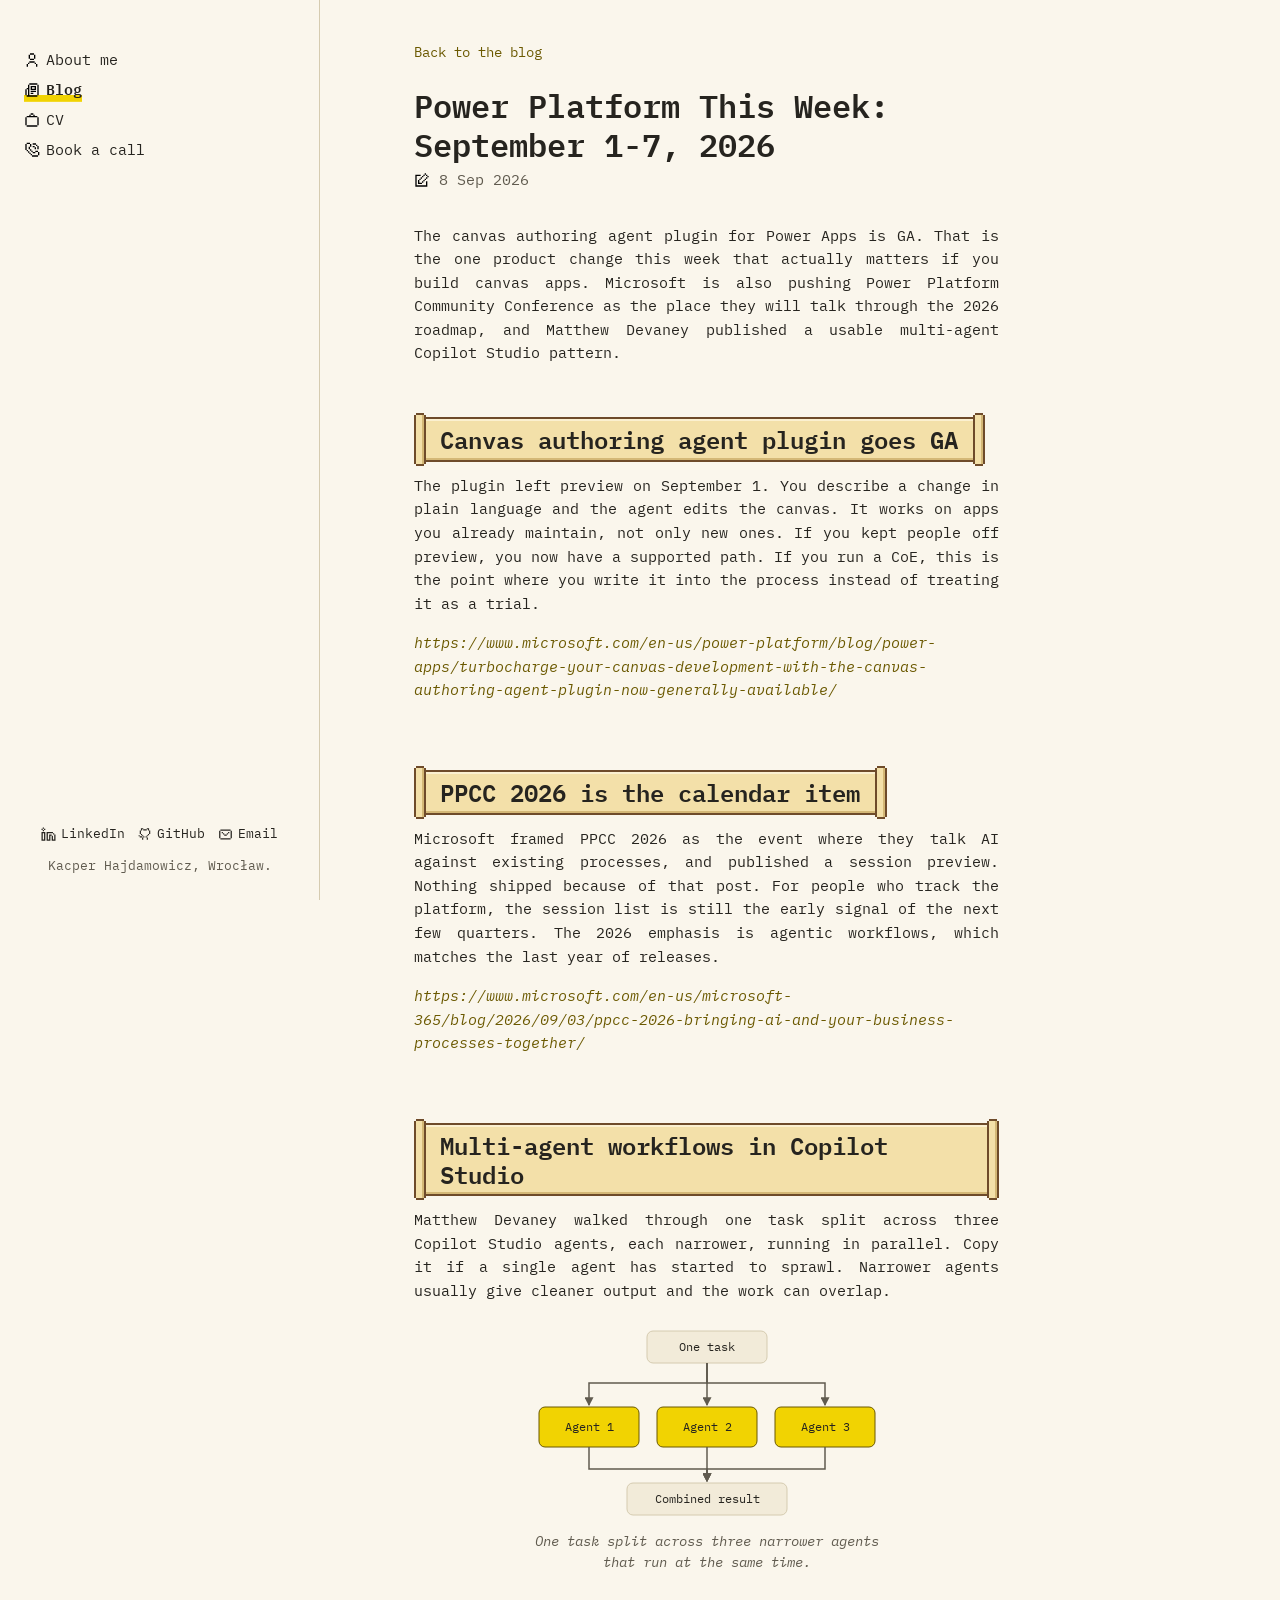
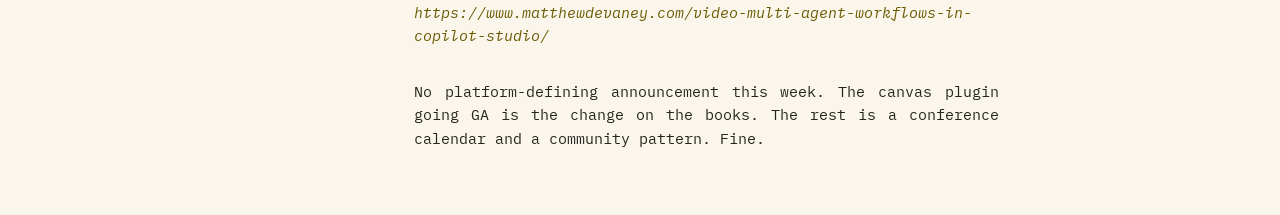
<file: blog/2026-09-power-platform-this-week-september-1-7-2026.html>
<!doctype html>
<html lang="en">
<head>
  <meta charset="utf-8">
  <meta name="viewport" content="width=device-width, initial-scale=1">
  <!-- 1. Title and description: shown in the browser tab and in search results. -->
  <title>Power Platform This Week: September 1-7, 2026 | Kacper Hajdamowicz</title>
  <meta name="description" content="The canvas authoring agent plugin goes GA, PPCC 2026 is positioned as the roadmap event, and Matthew Devaney shows a multi-agent Copilot Studio pattern.">
  <meta property="og:type" content="article">
  <meta property="og:title" content="Power Platform This Week: September 1-7, 2026">
  <meta property="og:description" content="The canvas authoring agent plugin goes GA, PPCC 2026 is positioned as the roadmap event, and Matthew Devaney shows a multi-agent Copilot Studio pattern.">
  <meta property="og:url" content="https://kacperhajdamowicz.com/blog/2026-09-power-platform-this-week-september-1-7-2026.html">
  <meta property="og:image" content="https://kacperhajdamowicz.com/icon-512.png">
  <link rel="icon" href="../favicon.png">
  <link rel="apple-touch-icon" href="../apple-touch-icon.png">
  <link rel="preconnect" href="https://fonts.googleapis.com">
  <link rel="preconnect" href="https://fonts.gstatic.com" crossorigin>
  <link rel="stylesheet" href="https://fonts.googleapis.com/css2?family=IBM+Plex+Mono:wght@400;500;600;700&display=swap">
  <link rel="stylesheet" href="../style.css">
</head>
<body>
<a class="skip-link" href="#main">Skip to content</a>

<header class="sidebar">
  <nav class="sidebar-nav" aria-label="Main">
  <a href="../"><img class="pix" src="../icons/user.svg" alt="" width="16" height="16"> About me</a>
    <a href="./" aria-current="true"><img class="pix" src="../icons/article.svg" alt="" width="16" height="16"> Blog</a>
    <a href="../cv/"><img class="pix" src="../icons/briefcase.svg" alt="" width="16" height="16"> CV</a>
    <a href="../book/"><img class="pix" src="../icons/phone-call.svg" alt="" width="16" height="16"> Book a call</a>
  </nav>
  <nav class="sidebar-social" aria-label="Links">
    <a href="https://www.linkedin.com/in/kacper-hajdamowicz-b1167520b" target="_blank" rel="noopener">LinkedIn</a>
    <a href="https://github.com/KacperHajdamowicz" target="_blank" rel="noopener">GitHub</a>
    <a href="mailto:hajdamowiczkacper@outlook.com">Email</a>
  </nav>
  <p class="sidebar-note">Kacper Hajdamowicz, Wrocław.</p>
</header>

<main class="main" id="main">
  <a class="back-link" href="./">Back to the blog</a>
  <article class="article">
    <!-- 2. Title and date. datetime is YYYY-MM, the visible text is the month and year. -->
    <h1>Power Platform This Week: September 1-7, 2026</h1>
    <p class="post-meta"><img class="pix" src="../icons/edit-box.svg" alt="" width="16" height="16"> <time datetime="2026-09-08">8 Sep 2026</time></p>

    <!-- 3. Body: paragraphs in <p>, subheadings in <h2>, links to other posts relative: <a href="./other-post.html">. -->
    <p>The canvas authoring agent plugin for Power Apps is GA. That is the one product change this week that actually matters if you build canvas apps. Microsoft is also pushing Power Platform Community Conference as the place they will talk through the 2026 roadmap, and Matthew Devaney published a usable multi-agent Copilot Studio pattern.</p>
    
    <h2>Canvas authoring agent plugin goes GA</h2>
    <p>The plugin left preview on September 1. You describe a change in plain language and the agent edits the canvas. It works on apps you already maintain, not only new ones. If you kept people off preview, you now have a supported path. If you run a CoE, this is the point where you write it into the process instead of treating it as a trial.</p>
    <p class="post-meta"><em><a href="https://www.microsoft.com/en-us/power-platform/blog/power-apps/turbocharge-your-canvas-development-with-the-canvas-authoring-agent-plugin-now-generally-available/">https://www.microsoft.com/en-us/power-platform/blog/power-apps/turbocharge-your-canvas-development-with-the-canvas-authoring-agent-plugin-now-generally-available/</a></em></p>
    
    <h2>PPCC 2026 is the calendar item</h2>
    <p>Microsoft framed PPCC 2026 as the event where they talk AI against existing processes, and published a session preview. Nothing shipped because of that post. For people who track the platform, the session list is still the early signal of the next few quarters. The 2026 emphasis is agentic workflows, which matches the last year of releases.</p>
    <p class="post-meta"><em><a href="https://www.microsoft.com/en-us/microsoft-365/blog/2026/09/03/ppcc-2026-bringing-ai-and-your-business-processes-together/">https://www.microsoft.com/en-us/microsoft-365/blog/2026/09/03/ppcc-2026-bringing-ai-and-your-business-processes-together/</a></em></p>
    
    <h2>Multi-agent workflows in Copilot Studio</h2>
    <p>Matthew Devaney walked through one task split across three Copilot Studio agents, each narrower, running in parallel. Copy it if a single agent has started to sprawl. Narrower agents usually give cleaner output and the work can overlap.</p>
    <figure class="article-figure diagram">
      <svg viewBox="0 0 352 200" width="352" height="200" role="img" aria-labelledby="fig-agents">
        <title id="fig-agents">One task fans out to three agents running in parallel, and their outputs merge into one result.</title>
        <defs>
          <marker id="arrow" viewBox="0 0 8 8" refX="7" refY="4" markerWidth="6" markerHeight="6" orient="auto-start-reverse">
            <path d="M0 0L8 4L0 8z"/>
          </marker>
        </defs>
        <rect class="box" x="116" y="8" width="120" height="32" rx="6"/>
        <text class="label" x="176" y="28" text-anchor="middle">One task</text>
        <path class="line" d="M176 40V60H58V82" marker-end="url(#arrow)"/>
        <path class="line" d="M176 40V82" marker-end="url(#arrow)"/>
        <path class="line" d="M176 40V60H294V82" marker-end="url(#arrow)"/>
        <rect class="box-accent" x="8" y="84" width="100" height="40" rx="6"/>
        <text class="on-accent" x="58" y="108" text-anchor="middle">Agent 1</text>
        <rect class="box-accent" x="126" y="84" width="100" height="40" rx="6"/>
        <text class="on-accent" x="176" y="108" text-anchor="middle">Agent 2</text>
        <rect class="box-accent" x="244" y="84" width="100" height="40" rx="6"/>
        <text class="on-accent" x="294" y="108" text-anchor="middle">Agent 3</text>
        <path class="line" d="M58 124V146H176V158" marker-end="url(#arrow)"/>
        <path class="line" d="M176 124V158" marker-end="url(#arrow)"/>
        <path class="line" d="M294 124V146H176V158" marker-end="url(#arrow)"/>
        <rect class="box" x="96" y="160" width="160" height="32" rx="6"/>
        <text class="label" x="176" y="180" text-anchor="middle">Combined result</text>
      </svg>
      <figcaption>One task split across three narrower agents that run at the same time.</figcaption>
    </figure>
    <p class="post-meta"><em><a href="https://www.matthewdevaney.com/video-multi-agent-workflows-in-copilot-studio/">https://www.matthewdevaney.com/video-multi-agent-workflows-in-copilot-studio/</a></em></p>
    
    <p>No platform-defining announcement this week. The canvas plugin going GA is the change on the books. The rest is a conference calendar and a community pattern. Fine.</p>
  </article>
</main>


<!-- 4. Save as blog/YYYY-MM-slug.html (no leading underscore).
     5. Add the post to the top of the list in blog/index.html and in index.html ("Latest posts", max 4 items).
     6. Run: python check_links.py -->
</body>
</html>
</file>
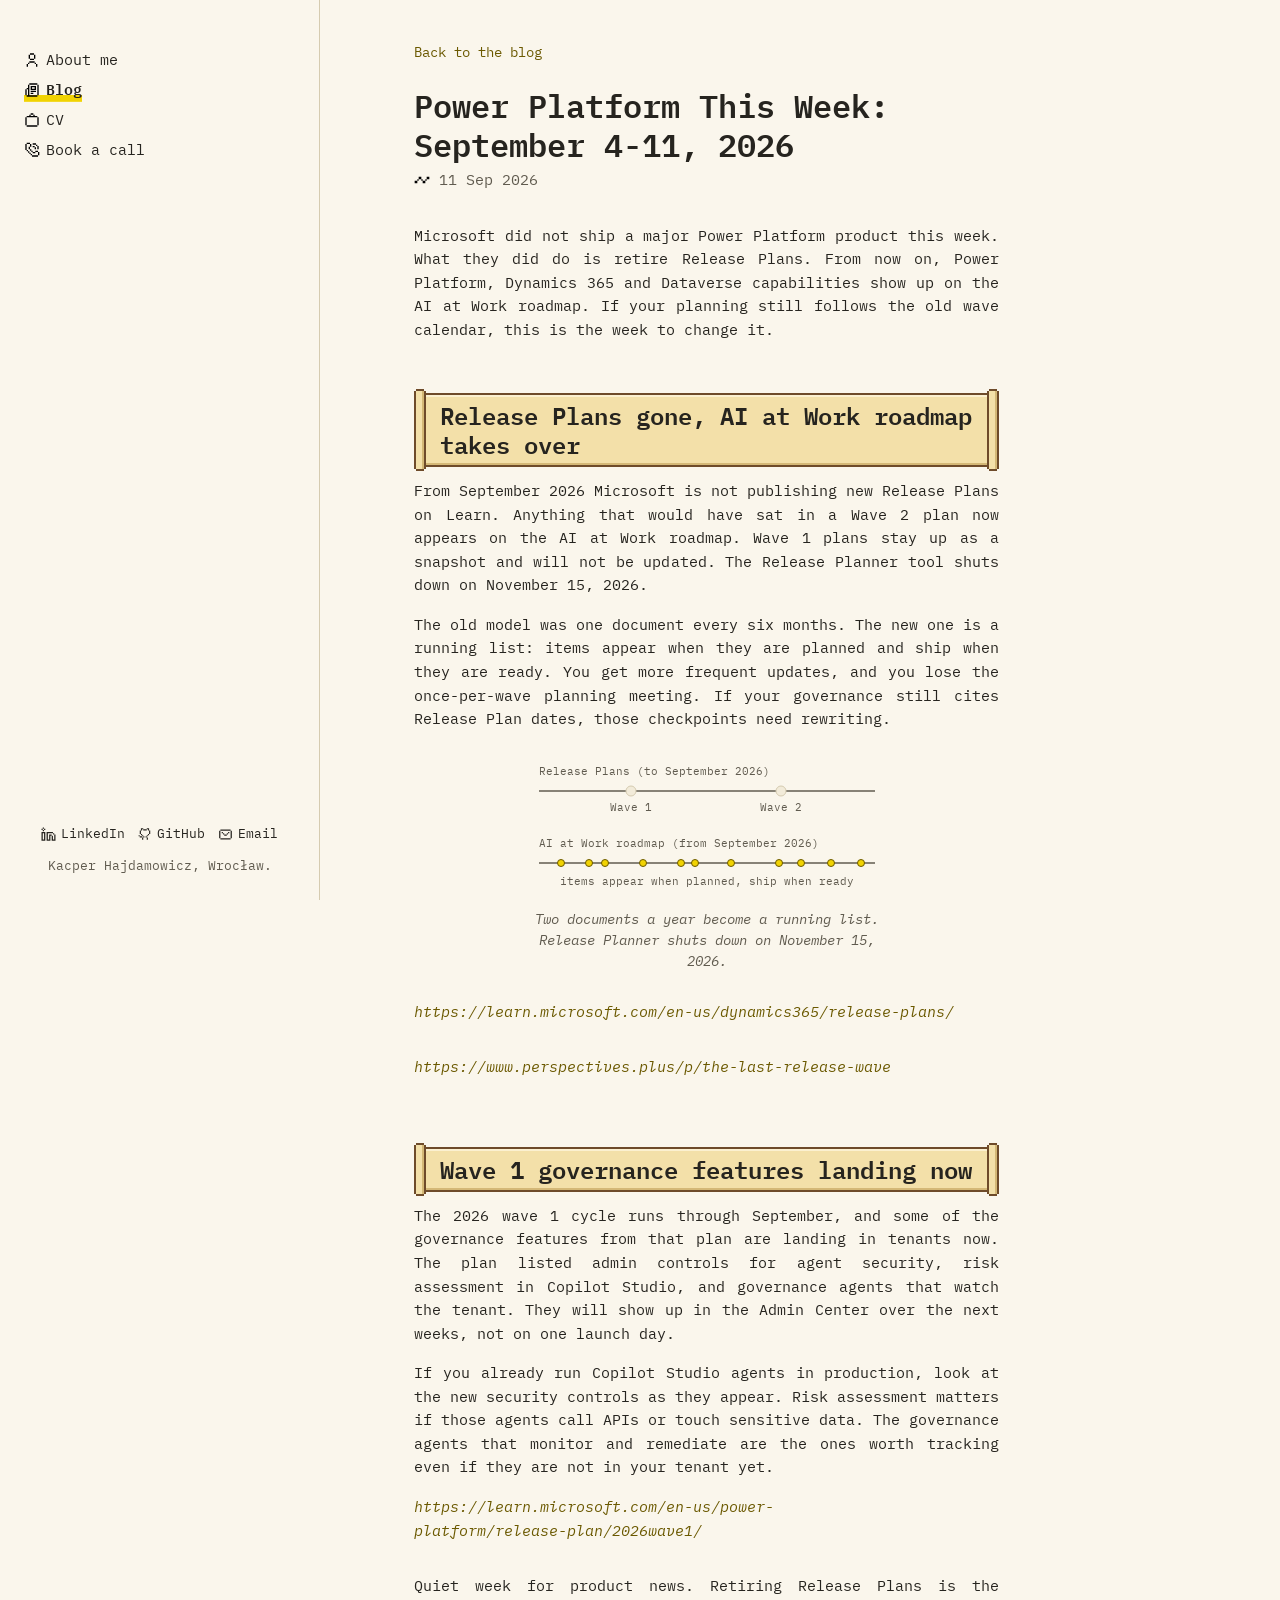
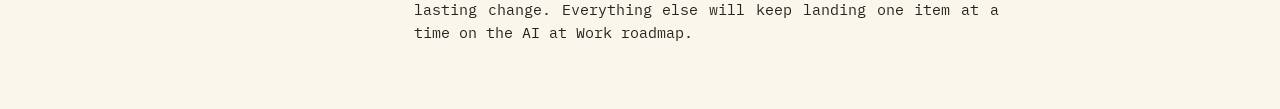
<file: blog/2026-09-power-platform-this-week-september-4-11-2026.html>
<!doctype html>
<html lang="en">
<head>
  <meta charset="utf-8">
  <meta name="viewport" content="width=device-width, initial-scale=1">
  <!-- 1. Title and description: shown in the browser tab and in search results. -->
  <title>Power Platform This Week: September 4-11, 2026 | Kacper Hajdamowicz</title>
  <meta name="description" content="Release Plans retired, AI at Work roadmap takes over, Wave 1 governance features landing">
  <meta property="og:type" content="article">
  <meta property="og:title" content="Power Platform This Week: September 4-11, 2026">
  <meta property="og:description" content="Release Plans retired, AI at Work roadmap takes over, Wave 1 governance features landing">
  <meta property="og:url" content="https://kacperhajdamowicz.com/blog/2026-09-power-platform-this-week-september-4-11-2026.html">
  <meta property="og:image" content="https://kacperhajdamowicz.com/icon-512.png">
  <link rel="icon" href="../favicon.png">
  <link rel="apple-touch-icon" href="../apple-touch-icon.png">
  <link rel="preconnect" href="https://fonts.googleapis.com">
  <link rel="preconnect" href="https://fonts.gstatic.com" crossorigin>
  <link rel="stylesheet" href="https://fonts.googleapis.com/css2?family=IBM+Plex+Mono:wght@400;500;600;700&display=swap">
  <link rel="stylesheet" href="../style.css">
</head>
<body>
<a class="skip-link" href="#main">Skip to content</a>

<header class="sidebar">
  <nav class="sidebar-nav" aria-label="Main">
  <a href="../"><img class="pix" src="../icons/user.svg" alt="" width="16" height="16"> About me</a>
    <a href="./" aria-current="true"><img class="pix" src="../icons/article.svg" alt="" width="16" height="16"> Blog</a>
    <a href="../cv/"><img class="pix" src="../icons/briefcase.svg" alt="" width="16" height="16"> CV</a>
    <a href="../book/"><img class="pix" src="../icons/phone-call.svg" alt="" width="16" height="16"> Book a call</a>
  </nav>
  <nav class="sidebar-social" aria-label="Links">
    <a href="https://www.linkedin.com/in/kacper-hajdamowicz-b1167520b" target="_blank" rel="noopener">LinkedIn</a>
    <a href="https://github.com/KacperHajdamowicz" target="_blank" rel="noopener">GitHub</a>
    <a href="mailto:hajdamowiczkacper@outlook.com">Email</a>
  </nav>
  <p class="sidebar-note">Kacper Hajdamowicz, Wrocław.</p>
</header>

<main class="main" id="main">
  <a class="back-link" href="./">Back to the blog</a>
  <article class="article">
    <!-- 2. Title and date. datetime is YYYY-MM, the visible text is the month and year. -->
    <h1>Power Platform This Week: September 4-11, 2026</h1>
    <p class="post-meta"><img class="pix" src="../icons/timeline.svg" alt="" width="16" height="16"> <time datetime="2026-09-11">11 Sep 2026</time></p>

    <!-- 3. Body: paragraphs in <p>, subheadings in <h2>, links to other posts relative: <a href="./other-post.html">. -->
    <p>Microsoft did not ship a major Power Platform product this week. What they did do is retire Release Plans. From now on, Power Platform, Dynamics 365 and Dataverse capabilities show up on the AI at Work roadmap. If your planning still follows the old wave calendar, this is the week to change it.</p>
    
    <h2>Release Plans gone, AI at Work roadmap takes over</h2>
    <p>From September 2026 Microsoft is not publishing new Release Plans on Learn. Anything that would have sat in a Wave 2 plan now appears on the AI at Work roadmap. Wave 1 plans stay up as a snapshot and will not be updated. The Release Planner tool shuts down on November 15, 2026.</p>
    <p>The old model was one document every six months. The new one is a running list: items appear when they are planned and ship when they are ready. You get more frequent updates, and you lose the once-per-wave planning meeting. If your governance still cites Release Plan dates, those checkpoints need rewriting.</p>
    <figure class="article-figure diagram">
      <svg viewBox="0 0 352 150" width="352" height="150" role="img" aria-labelledby="fig-roadmap">
        <title id="fig-roadmap">Release Plans were two documents a year; the AI at Work roadmap is a running list of items.</title>
        <text class="muted" x="8" y="24">Release Plans (to September 2026)</text>
        <path class="line" d="M8 40H344"/>
        <circle class="box" cx="100" cy="40" r="5"/>
        <circle class="box" cx="250" cy="40" r="5"/>
        <text class="muted" x="100" y="60" text-anchor="middle">Wave 1</text>
        <text class="muted" x="250" y="60" text-anchor="middle">Wave 2</text>
        <text class="muted" x="8" y="96">AI at Work roadmap (from September 2026)</text>
        <path class="line" d="M8 112H344"/>
        <circle class="box-accent" cx="30" cy="112" r="3.5"/>
        <circle class="box-accent" cx="58" cy="112" r="3.5"/>
        <circle class="box-accent" cx="74" cy="112" r="3.5"/>
        <circle class="box-accent" cx="112" cy="112" r="3.5"/>
        <circle class="box-accent" cx="150" cy="112" r="3.5"/>
        <circle class="box-accent" cx="164" cy="112" r="3.5"/>
        <circle class="box-accent" cx="200" cy="112" r="3.5"/>
        <circle class="box-accent" cx="248" cy="112" r="3.5"/>
        <circle class="box-accent" cx="270" cy="112" r="3.5"/>
        <circle class="box-accent" cx="300" cy="112" r="3.5"/>
        <circle class="box-accent" cx="330" cy="112" r="3.5"/>
        <text class="muted" x="176" y="134" text-anchor="middle">items appear when planned, ship when ready</text>
      </svg>
      <figcaption>Two documents a year become a running list. Release Planner shuts down on November 15, 2026.</figcaption>
    </figure>
    <p class="post-meta"><em><a href="https://learn.microsoft.com/en-us/dynamics365/release-plans/">https://learn.microsoft.com/en-us/dynamics365/release-plans/</a></em></p>
    <p class="post-meta"><em><a href="https://www.perspectives.plus/p/the-last-release-wave">https://www.perspectives.plus/p/the-last-release-wave</a></em></p>
    
    <h2>Wave 1 governance features landing now</h2>
    <p>The 2026 wave 1 cycle runs through September, and some of the governance features from that plan are landing in tenants now. The plan listed admin controls for agent security, risk assessment in Copilot Studio, and governance agents that watch the tenant. They will show up in the Admin Center over the next weeks, not on one launch day.</p>
    <p>If you already run Copilot Studio agents in production, look at the new security controls as they appear. Risk assessment matters if those agents call APIs or touch sensitive data. The governance agents that monitor and remediate are the ones worth tracking even if they are not in your tenant yet.</p>
    <p class="post-meta"><em><a href="https://learn.microsoft.com/en-us/power-platform/release-plan/2026wave1/">https://learn.microsoft.com/en-us/power-platform/release-plan/2026wave1/</a></em></p>
    
    <p>Quiet week for product news. Retiring Release Plans is the lasting change. Everything else will keep landing one item at a time on the AI at Work roadmap.</p>
  </article>
</main>


<!-- 4. Save as blog/YYYY-MM-slug.html (no leading underscore).
     5. Add the post to the top of the list in blog/index.html and in index.html ("Latest posts", max 4 items).
     6. Run: python check_links.py -->
</body>
</html>
</file>
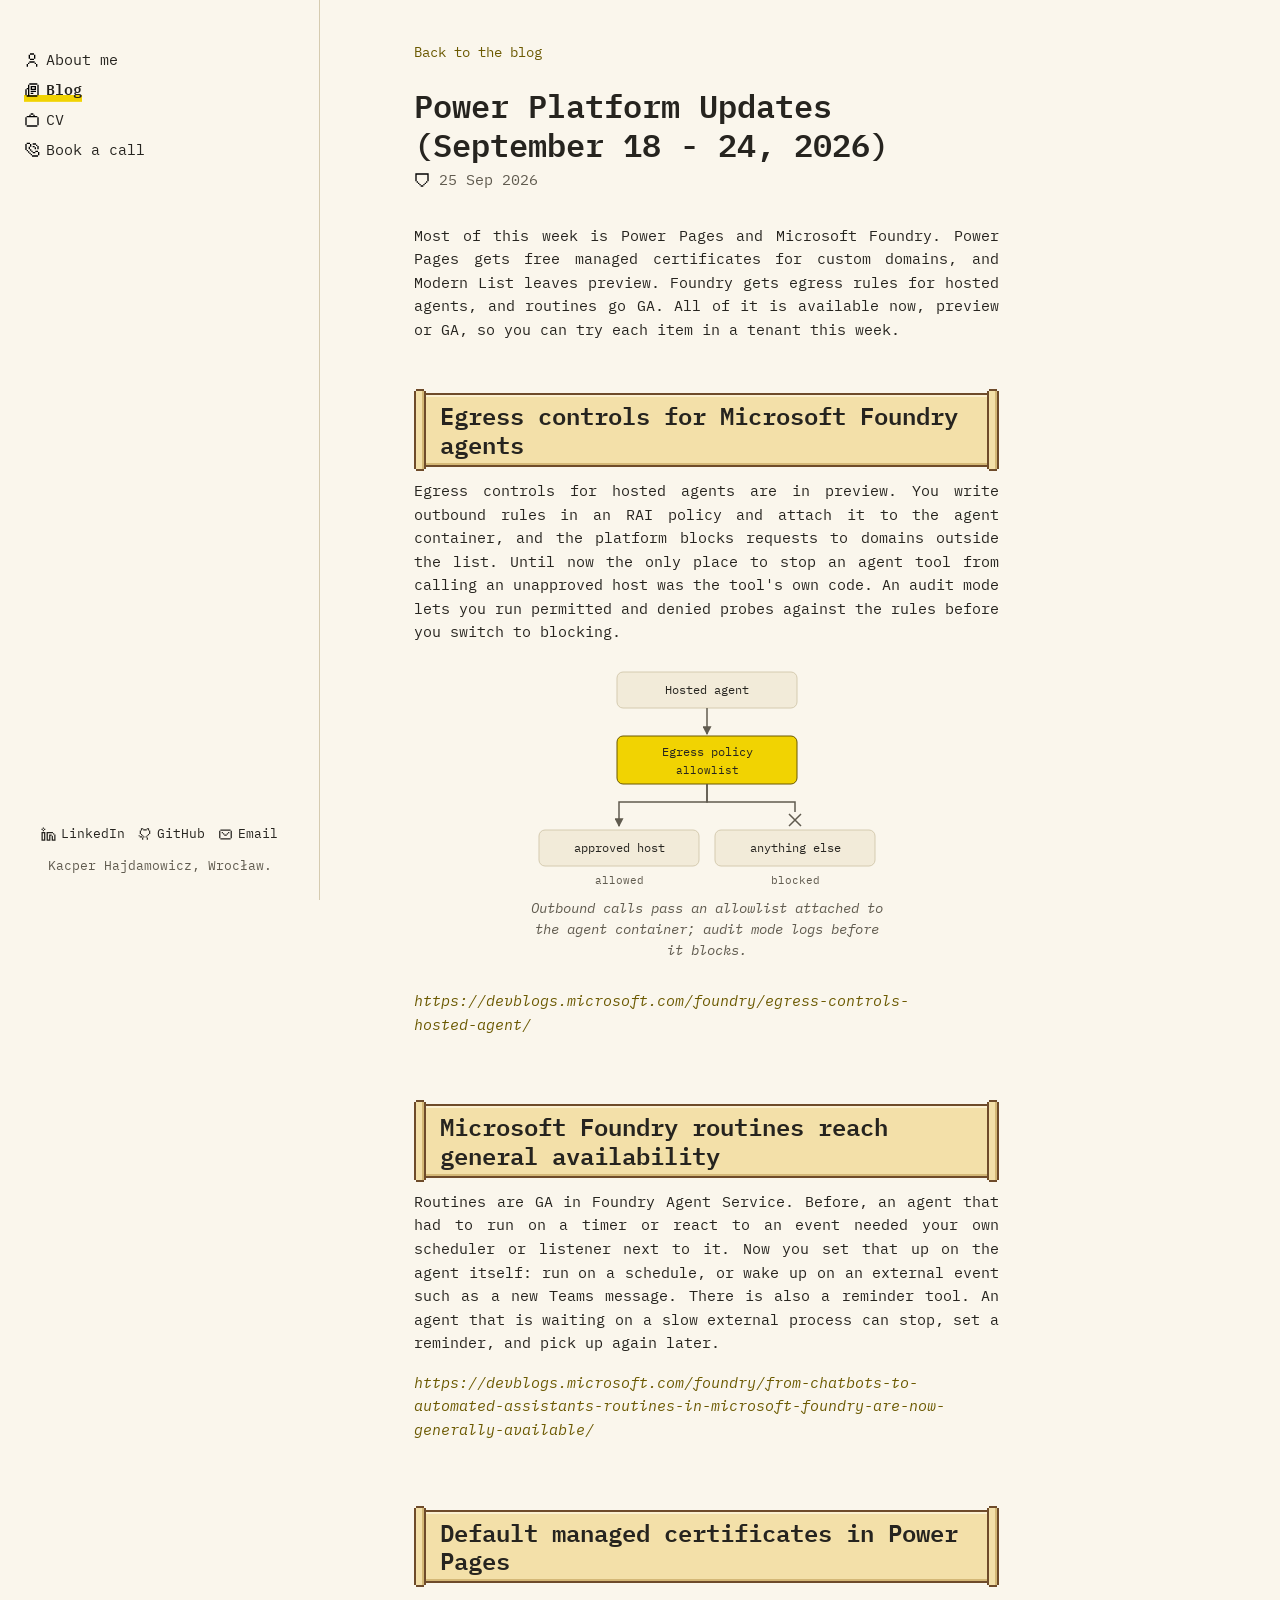
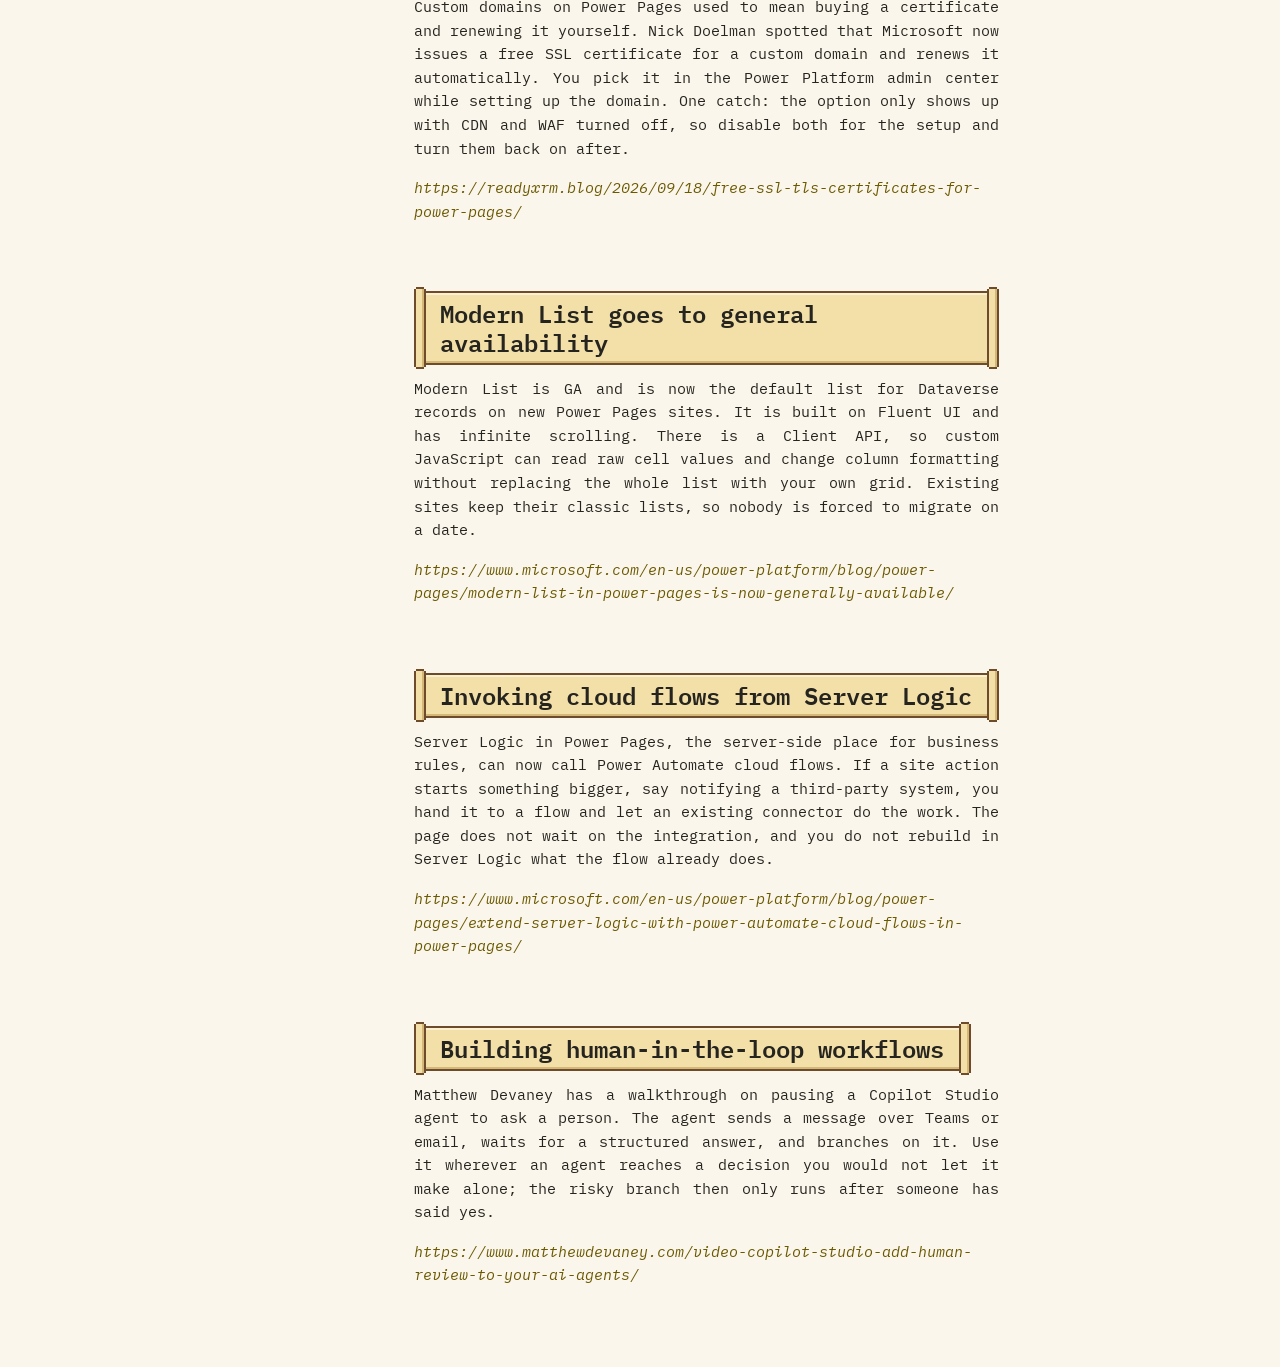
<file: blog/2026-09-power-platform-updates-september-18-24-2026.html>
<!doctype html>
<html lang="en">
<head>
  <meta charset="utf-8">
  <meta name="viewport" content="width=device-width, initial-scale=1">
  <!-- 1. Title and description: shown in the browser tab and in search results. -->
  <title>Power Platform Updates (September 18 - 24, 2026) | Kacper Hajdamowicz</title>
  <meta name="description" content="Free managed certificates and Modern List GA in Power Pages, egress controls and routines in Microsoft Foundry.">
  <meta property="og:type" content="article">
  <meta property="og:title" content="Power Platform Updates (September 18 - 24, 2026)">
  <meta property="og:description" content="Free managed certificates and Modern List GA in Power Pages, egress controls and routines in Microsoft Foundry.">
  <meta property="og:url" content="https://kacperhajdamowicz.com/blog/2026-09-power-platform-updates-september-18-24-2026.html">
  <meta property="og:image" content="https://kacperhajdamowicz.com/icon-512.png">
  <link rel="icon" href="../favicon.png">
  <link rel="apple-touch-icon" href="../apple-touch-icon.png">
  <link rel="preconnect" href="https://fonts.googleapis.com">
  <link rel="preconnect" href="https://fonts.gstatic.com" crossorigin>
  <link rel="stylesheet" href="https://fonts.googleapis.com/css2?family=IBM+Plex+Mono:wght@400;500;600;700&display=swap">
  <link rel="stylesheet" href="../style.css">
</head>
<body>
<a class="skip-link" href="#main">Skip to content</a>

<header class="sidebar">
  <nav class="sidebar-nav" aria-label="Main">
  <a href="../"><img class="pix" src="../icons/user.svg" alt="" width="16" height="16"> About me</a>
    <a href="./" aria-current="true"><img class="pix" src="../icons/article.svg" alt="" width="16" height="16"> Blog</a>
    <a href="../cv/"><img class="pix" src="../icons/briefcase.svg" alt="" width="16" height="16"> CV</a>
    <a href="../book/"><img class="pix" src="../icons/phone-call.svg" alt="" width="16" height="16"> Book a call</a>
  </nav>
  <nav class="sidebar-social" aria-label="Links">
    <a href="https://www.linkedin.com/in/kacper-hajdamowicz-b1167520b" target="_blank" rel="noopener">LinkedIn</a>
    <a href="https://github.com/KacperHajdamowicz" target="_blank" rel="noopener">GitHub</a>
    <a href="mailto:hajdamowiczkacper@outlook.com">Email</a>
  </nav>
  <p class="sidebar-note">Kacper Hajdamowicz, Wrocław.</p>
</header>

<main class="main" id="main">
  <a class="back-link" href="./">Back to the blog</a>
  <article class="article">
    <!-- 2. Title and date. datetime is YYYY-MM, the visible text is the month and year. -->
    <h1>Power Platform Updates (September 18 - 24, 2026)</h1>
    <p class="post-meta"><img class="pix" src="../icons/shield.svg" alt="" width="16" height="16"> <time datetime="2026-09-25">25 Sep 2026</time></p>

    <!-- 3. Body: paragraphs in <p>, subheadings in <h2>, links to other posts relative: <a href="./other-post.html">. -->
    <p>Most of this week is Power Pages and Microsoft Foundry. Power Pages gets free managed certificates for custom domains, and Modern List leaves preview. Foundry gets egress rules for hosted agents, and routines go GA. All of it is available now, preview or GA, so you can try each item in a tenant this week.</p>
    
    <h2>Egress controls for Microsoft Foundry agents</h2>
    <p>Egress controls for hosted agents are in preview. You write outbound rules in an RAI policy and attach it to the agent container, and the platform blocks requests to domains outside the list. Until now the only place to stop an agent tool from calling an unapproved host was the tool's own code. An audit mode lets you run permitted and denied probes against the rules before you switch to blocking.</p>
    <figure class="article-figure diagram">
      <svg viewBox="0 0 352 226" width="352" height="226" role="img" aria-labelledby="fig-egress">
        <title id="fig-egress">A hosted agent's outbound calls pass an egress policy: approved hosts go through, anything else is blocked.</title>
        <defs>
          <marker id="arrow" viewBox="0 0 8 8" refX="7" refY="4" markerWidth="6" markerHeight="6" orient="auto-start-reverse">
            <path d="M0 0L8 4L0 8z"/>
          </marker>
        </defs>
        <rect class="box" x="86" y="8" width="180" height="36" rx="6"/>
        <text class="label" x="176" y="30" text-anchor="middle">Hosted agent</text>
        <path class="line" d="M176 44V70" marker-end="url(#arrow)"/>
        <rect class="box-accent" x="86" y="72" width="180" height="48" rx="6"/>
        <text class="on-accent" x="176" y="92" text-anchor="middle">Egress policy</text>
        <text class="on-accent" x="176" y="110" text-anchor="middle" font-size="11">allowlist</text>
        <path class="line" d="M176 120V138H88V162" marker-end="url(#arrow)"/>
        <path class="line" d="M176 120V138H264V148"/>
        <path class="line" d="M258 150L270 162M270 150L258 162"/>
        <rect class="box" x="8" y="166" width="160" height="36" rx="6"/>
        <text class="label" x="88" y="188" text-anchor="middle">approved host</text>
        <rect class="box" x="184" y="166" width="160" height="36" rx="6"/>
        <text class="label" x="264" y="188" text-anchor="middle">anything else</text>
        <text class="muted" x="88" y="220" text-anchor="middle">allowed</text>
        <text class="muted" x="264" y="220" text-anchor="middle">blocked</text>
      </svg>
      <figcaption>Outbound calls pass an allowlist attached to the agent container; audit mode logs before it blocks.</figcaption>
    </figure>
    <p class="post-meta"><em><a href="https://devblogs.microsoft.com/foundry/egress-controls-hosted-agent/">https://devblogs.microsoft.com/foundry/egress-controls-hosted-agent/</a></em></p>
    
    <h2>Microsoft Foundry routines reach general availability</h2>
    <p>Routines are GA in Foundry Agent Service. Before, an agent that had to run on a timer or react to an event needed your own scheduler or listener next to it. Now you set that up on the agent itself: run on a schedule, or wake up on an external event such as a new Teams message. There is also a reminder tool. An agent that is waiting on a slow external process can stop, set a reminder, and pick up again later.</p>
    <p class="post-meta"><em><a href="https://devblogs.microsoft.com/foundry/from-chatbots-to-automated-assistants-routines-in-microsoft-foundry-are-now-generally-available/">https://devblogs.microsoft.com/foundry/from-chatbots-to-automated-assistants-routines-in-microsoft-foundry-are-now-generally-available/</a></em></p>
    
    <h2>Default managed certificates in Power Pages</h2>
    <p>Custom domains on Power Pages used to mean buying a certificate and renewing it yourself. Nick Doelman spotted that Microsoft now issues a free SSL certificate for a custom domain and renews it automatically. You pick it in the Power Platform admin center while setting up the domain. One catch: the option only shows up with CDN and WAF turned off, so disable both for the setup and turn them back on after.</p>
    <p class="post-meta"><em><a href="https://readyxrm.blog/2026/09/18/free-ssl-tls-certificates-for-power-pages/">https://readyxrm.blog/2026/09/18/free-ssl-tls-certificates-for-power-pages/</a></em></p>
    
    <h2>Modern List goes to general availability</h2>
    <p>Modern List is GA and is now the default list for Dataverse records on new Power Pages sites. It is built on Fluent UI and has infinite scrolling. There is a Client API, so custom JavaScript can read raw cell values and change column formatting without replacing the whole list with your own grid. Existing sites keep their classic lists, so nobody is forced to migrate on a date.</p>
    <p class="post-meta"><em><a href="https://www.microsoft.com/en-us/power-platform/blog/power-pages/modern-list-in-power-pages-is-now-generally-available/">https://www.microsoft.com/en-us/power-platform/blog/power-pages/modern-list-in-power-pages-is-now-generally-available/</a></em></p>
    
    <h2>Invoking cloud flows from Server Logic</h2>
    <p>Server Logic in Power Pages, the server-side place for business rules, can now call Power Automate cloud flows. If a site action starts something bigger, say notifying a third-party system, you hand it to a flow and let an existing connector do the work. The page does not wait on the integration, and you do not rebuild in Server Logic what the flow already does.</p>
    <p class="post-meta"><em><a href="https://www.microsoft.com/en-us/power-platform/blog/power-pages/extend-server-logic-with-power-automate-cloud-flows-in-power-pages/">https://www.microsoft.com/en-us/power-platform/blog/power-pages/extend-server-logic-with-power-automate-cloud-flows-in-power-pages/</a></em></p>
    
    <h2>Building human-in-the-loop workflows</h2>
    <p>Matthew Devaney has a walkthrough on pausing a Copilot Studio agent to ask a person. The agent sends a message over Teams or email, waits for a structured answer, and branches on it. Use it wherever an agent reaches a decision you would not let it make alone; the risky branch then only runs after someone has said yes.</p>
    <p class="post-meta"><em><a href="https://www.matthewdevaney.com/video-copilot-studio-add-human-review-to-your-ai-agents/">https://www.matthewdevaney.com/video-copilot-studio-add-human-review-to-your-ai-agents/</a></em></p>
  </article>
</main>


<!-- 4. Save as blog/YYYY-MM-slug.html (no leading underscore).
     5. Add the post to the top of the list in blog/index.html and in index.html ("Latest posts", max 4 items).
     6. Run: python check_links.py -->
</body>
</html>
</file>
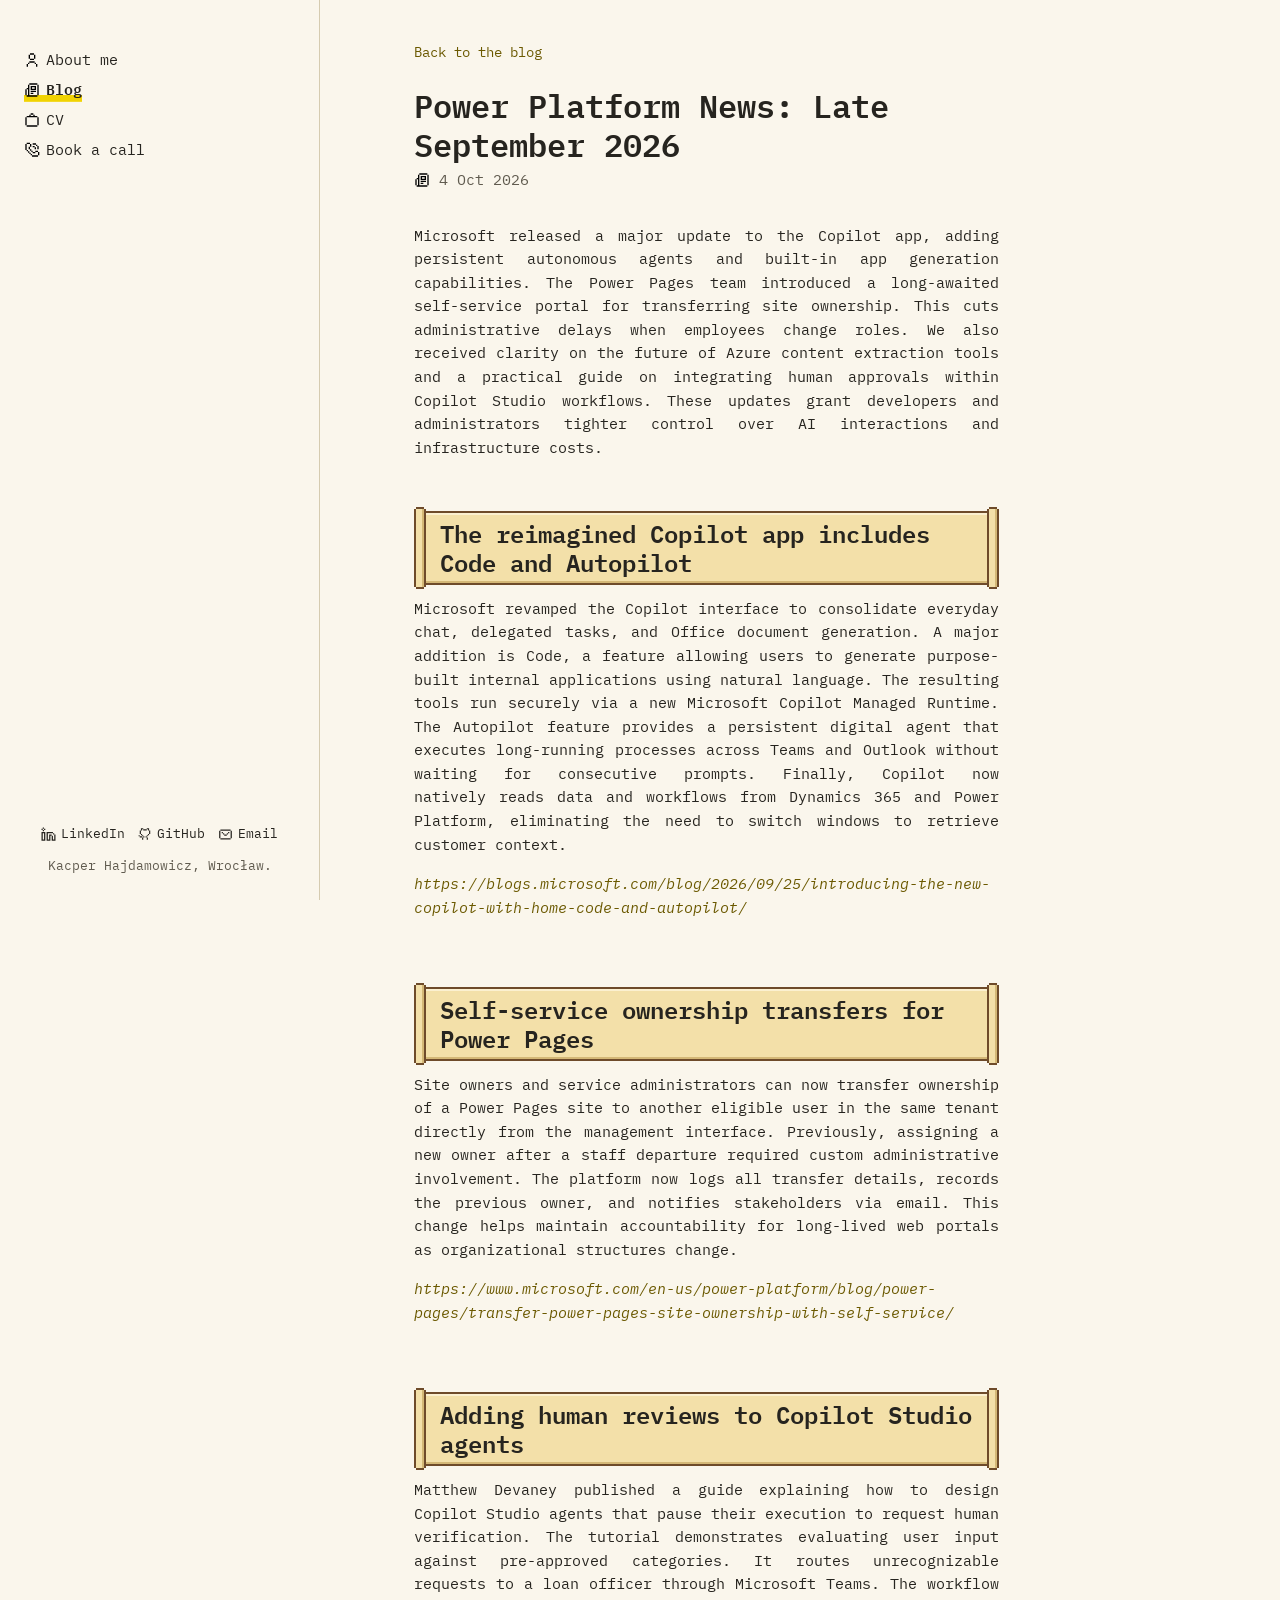
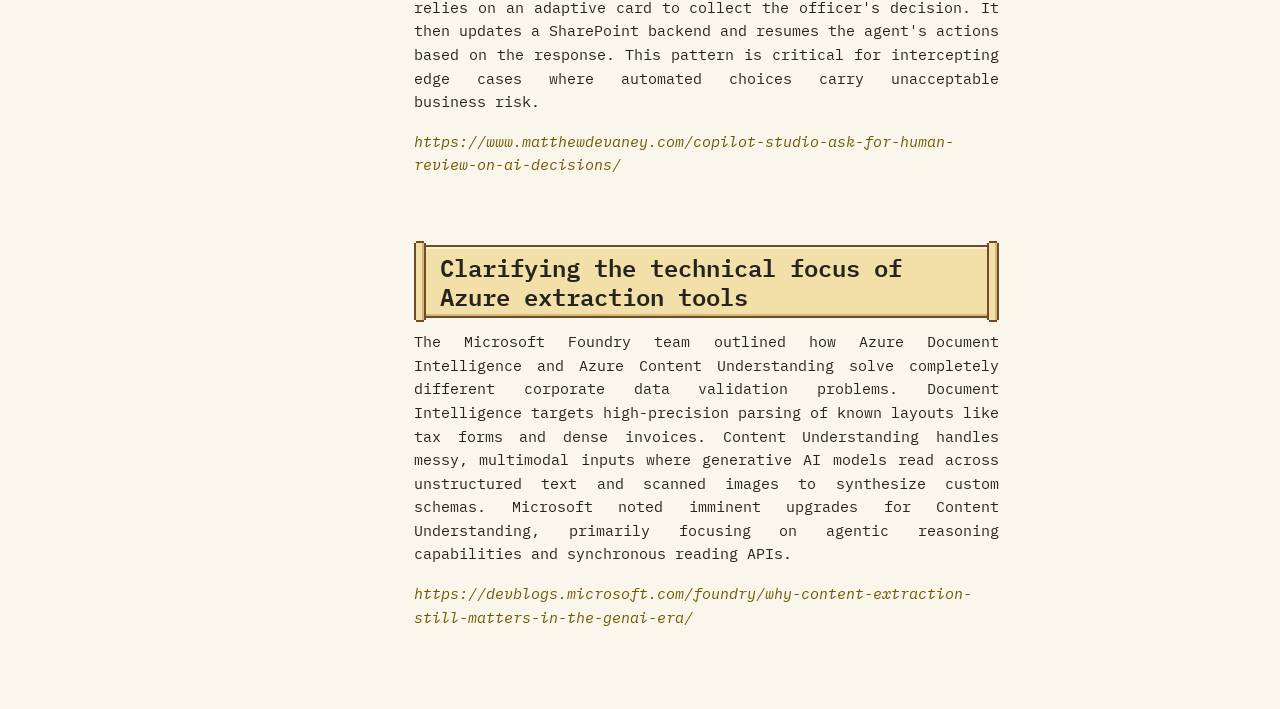
<file: blog/2026-10-power-platform-news-late-september-2026.html>
<!doctype html>
<html lang="en">
<head>
  <meta charset="utf-8">
  <meta name="viewport" content="width=device-width, initial-scale=1">
  <!-- 1. Title and description: shown in the browser tab and in search results. Fill og:title, og:description and og:url too. -->
  <title>Power Platform News: Late September 2026 | Kacper Hajdamowicz</title>
  <meta name="description" content="Major updates to Copilot, self-service ownership in Power Pages, human reviews in Copilot Studio, and Azure extraction tools.">
  <meta property="og:type" content="article">
  <meta property="og:title" content="Power Platform News: Late September 2026">
  <meta property="og:description" content="Major updates to Copilot, self-service ownership in Power Pages, human reviews in Copilot Studio, and Azure extraction tools.">
  <meta property="og:url" content="https://kacperhajdamowicz.com/blog/2026-10-power-platform-news-late-september-2026.html">
  <meta property="og:image" content="https://kacperhajdamowicz.com/icon-512.png">
  <link rel="icon" href="../favicon.png">
  <link rel="apple-touch-icon" href="../apple-touch-icon.png">
  <link rel="preconnect" href="https://fonts.googleapis.com">
  <link rel="preconnect" href="https://fonts.gstatic.com" crossorigin>
  <link rel="stylesheet" href="https://fonts.googleapis.com/css2?family=IBM+Plex+Mono:wght@400;500;600;700&display=swap">
  <link rel="stylesheet" href="../style.css">
</head>
<body>
<a class="skip-link" href="#main">Skip to content</a>

<header class="sidebar">
  <nav class="sidebar-nav" aria-label="Main">
  <a href="../"><img class="pix" src="../icons/user.svg" alt="" width="16" height="16"> About me</a>
    <a href="./" aria-current="true"><img class="pix" src="../icons/article.svg" alt="" width="16" height="16"> Blog</a>
    <a href="../cv/"><img class="pix" src="../icons/briefcase.svg" alt="" width="16" height="16"> CV</a>
    <a href="../book/"><img class="pix" src="../icons/phone-call.svg" alt="" width="16" height="16"> Book a call</a>
  </nav>
  <nav class="sidebar-social" aria-label="Links">
    <a href="https://www.linkedin.com/in/kacper-hajdamowicz-b1167520b" target="_blank" rel="noopener">LinkedIn</a>
    <a href="https://github.com/KacperHajdamowicz" target="_blank" rel="noopener">GitHub</a>
    <a href="mailto:hajdamowiczkacper@outlook.com">Email</a>
  </nav>
  <p class="sidebar-note">Kacper Hajdamowicz, Wrocław.</p>
</header>

<main class="main" id="main">
  <a class="back-link" href="./">Back to the blog</a>
  <article class="article">
    <!-- 2. Title, icon and date. Pick an icon from icons/ (pixelarticons) and use the same one in the post lists.
         datetime is YYYY-MM-DD, the visible text is day, month and year (e.g. 25 Sep 2026). -->
    <h1>Power Platform News: Late September 2026</h1>
    <p class="post-meta"><img class="pix" src="../icons/article.svg" alt="" width="16" height="16"> <time datetime="2026-10-04">4 Oct 2026</time></p>

    <!-- 3. Body: paragraphs in <p>, subheadings in <h2>, links to other posts relative: <a href="./other-post.html">.
         Optional diagram: <figure class="article-figure diagram"> with an inline <svg viewBox="0 0 352 H"> drawn at phone width,
         classes box / box-accent / line / label / on-accent / muted, one accent element, then <figcaption>. See an existing post. -->
    <p>Microsoft released a major update to the Copilot app, adding persistent autonomous agents and built-in app generation capabilities. The Power Pages team introduced a long-awaited self-service portal for transferring site ownership. This cuts administrative delays when employees change roles. We also received clarity on the future of Azure content extraction tools and a practical guide on integrating human approvals within Copilot Studio workflows. These updates grant developers and administrators tighter control over AI interactions and infrastructure costs.</p>
    
    <h2>The reimagined Copilot app includes Code and Autopilot</h2>
    <p>Microsoft revamped the Copilot interface to consolidate everyday chat, delegated tasks, and Office document generation. A major addition is Code, a feature allowing users to generate purpose-built internal applications using natural language. The resulting tools run securely via a new Microsoft Copilot Managed Runtime. The Autopilot feature provides a persistent digital agent that executes long-running processes across Teams and Outlook without waiting for consecutive prompts. Finally, Copilot now natively reads data and workflows from Dynamics 365 and Power Platform, eliminating the need to switch windows to retrieve customer context.</p>
    <p class="post-meta"><em><a href="https://blogs.microsoft.com/blog/2026/09/25/introducing-the-new-copilot-with-home-code-and-autopilot/">https://blogs.microsoft.com/blog/2026/09/25/introducing-the-new-copilot-with-home-code-and-autopilot/</a></em></p>
    
    <h2>Self-service ownership transfers for Power Pages</h2>
    <p>Site owners and service administrators can now transfer ownership of a Power Pages site to another eligible user in the same tenant directly from the management interface. Previously, assigning a new owner after a staff departure required custom administrative involvement. The platform now logs all transfer details, records the previous owner, and notifies stakeholders via email. This change helps maintain accountability for long-lived web portals as organizational structures change.</p>
    <p class="post-meta"><em><a href="https://www.microsoft.com/en-us/power-platform/blog/power-pages/transfer-power-pages-site-ownership-with-self-service/">https://www.microsoft.com/en-us/power-platform/blog/power-pages/transfer-power-pages-site-ownership-with-self-service/</a></em></p>
    
    <h2>Adding human reviews to Copilot Studio agents</h2>
    <p>Matthew Devaney published a guide explaining how to design Copilot Studio agents that pause their execution to request human verification. The tutorial demonstrates evaluating user input against pre-approved categories. It routes unrecognizable requests to a loan officer through Microsoft Teams. The workflow relies on an adaptive card to collect the officer's decision. It then updates a SharePoint backend and resumes the agent's actions based on the response. This pattern is critical for intercepting edge cases where automated choices carry unacceptable business risk.</p>
    <p class="post-meta"><em><a href="https://www.matthewdevaney.com/copilot-studio-ask-for-human-review-on-ai-decisions/">https://www.matthewdevaney.com/copilot-studio-ask-for-human-review-on-ai-decisions/</a></em></p>
    
    <h2>Clarifying the technical focus of Azure extraction tools</h2>
    <p>The Microsoft Foundry team outlined how Azure Document Intelligence and Azure Content Understanding solve completely different corporate data validation problems. Document Intelligence targets high-precision parsing of known layouts like tax forms and dense invoices. Content Understanding handles messy, multimodal inputs where generative AI models read across unstructured text and scanned images to synthesize custom schemas. Microsoft noted imminent upgrades for Content Understanding, primarily focusing on agentic reasoning capabilities and synchronous reading APIs.</p>
    <p class="post-meta"><em><a href="https://devblogs.microsoft.com/foundry/why-content-extraction-still-matters-in-the-genai-era/">https://devblogs.microsoft.com/foundry/why-content-extraction-still-matters-in-the-genai-era/</a></em></p>
  </article>
</main>


<!-- 4. Save as blog/2026-10-power-platform-news-late-september-2026.html (no leading underscore).
     5. Add the post to the top of the list in blog/index.html and in index.html ("Latest posts", max 4 items).
     6. Run: python check_links.py -->
</body>
</html>
</file>
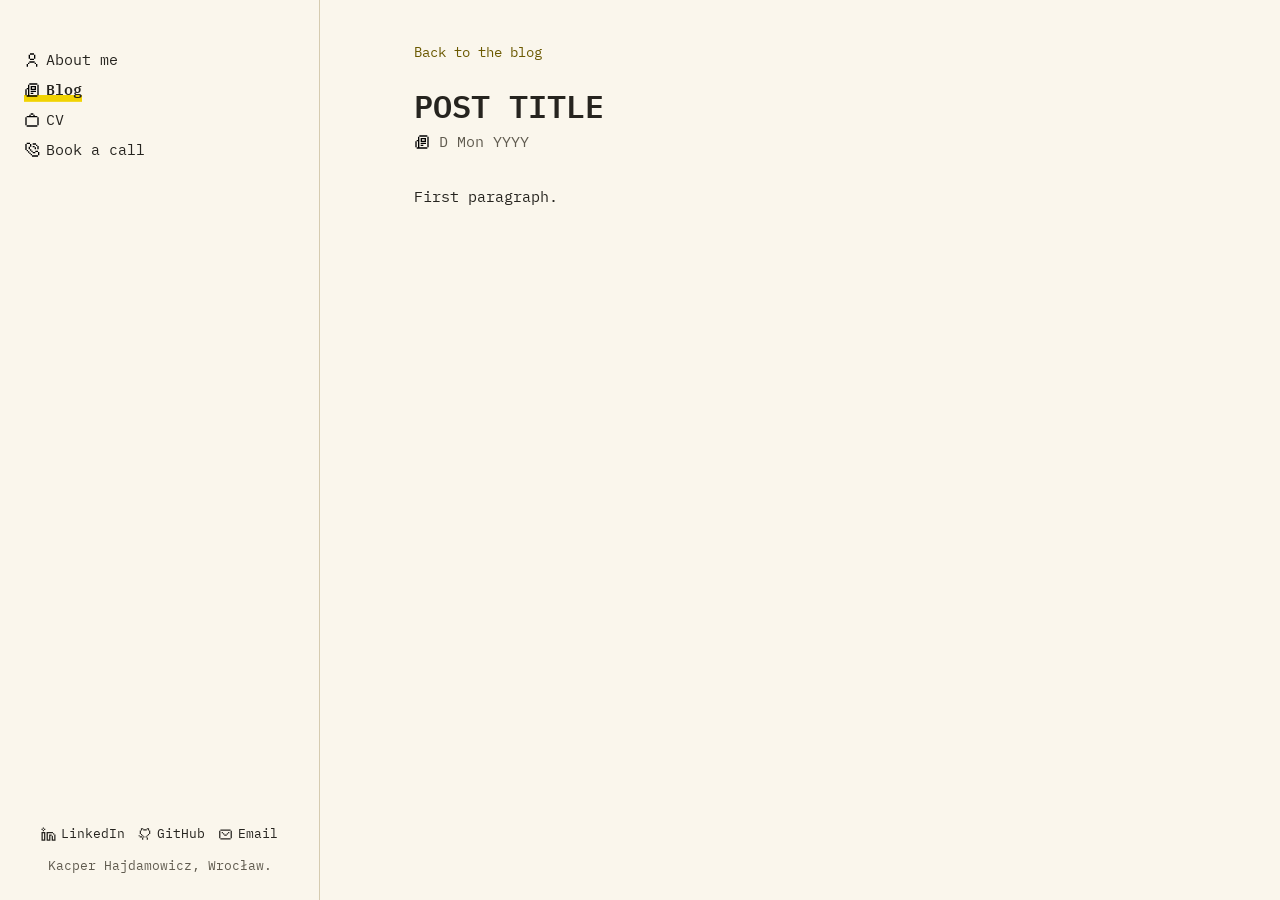
<file: blog/_template.html>
<!doctype html>
<html lang="en">
<head>
  <meta charset="utf-8">
  <meta name="viewport" content="width=device-width, initial-scale=1">
  <!-- 1. Title and description: shown in the browser tab and in search results. Fill og:title, og:description and og:url too. -->
  <title>POST TITLE | Kacper Hajdamowicz</title>
  <meta name="description" content="ONE-SENTENCE SUMMARY">
  <meta property="og:type" content="article">
  <meta property="og:title" content="POST TITLE">
  <meta property="og:description" content="ONE-SENTENCE SUMMARY">
  <meta property="og:url" content="https://kacperhajdamowicz.com/blog/YYYY-MM-slug.html">
  <meta property="og:image" content="https://kacperhajdamowicz.com/icon-512.png">
  <link rel="icon" href="../favicon.png">
  <link rel="apple-touch-icon" href="../apple-touch-icon.png">
  <link rel="preconnect" href="https://fonts.googleapis.com">
  <link rel="preconnect" href="https://fonts.gstatic.com" crossorigin>
  <link rel="stylesheet" href="https://fonts.googleapis.com/css2?family=IBM+Plex+Mono:wght@400;500;600;700&display=swap">
  <link rel="stylesheet" href="../style.css">
</head>
<body>
<a class="skip-link" href="#main">Skip to content</a>

<header class="sidebar">
  <nav class="sidebar-nav" aria-label="Main">
  <a href="../"><img class="pix" src="../icons/user.svg" alt="" width="16" height="16"> About me</a>
    <a href="./" aria-current="true"><img class="pix" src="../icons/article.svg" alt="" width="16" height="16"> Blog</a>
    <a href="../cv/"><img class="pix" src="../icons/briefcase.svg" alt="" width="16" height="16"> CV</a>
    <a href="../book/"><img class="pix" src="../icons/phone-call.svg" alt="" width="16" height="16"> Book a call</a>
  </nav>
  <nav class="sidebar-social" aria-label="Links">
    <a href="https://www.linkedin.com/in/kacper-hajdamowicz-b1167520b" target="_blank" rel="noopener">LinkedIn</a>
    <a href="https://github.com/KacperHajdamowicz" target="_blank" rel="noopener">GitHub</a>
    <a href="mailto:hajdamowiczkacper@outlook.com">Email</a>
  </nav>
  <p class="sidebar-note">Kacper Hajdamowicz, Wrocław.</p>
</header>

<main class="main" id="main">
  <a class="back-link" href="./">Back to the blog</a>
  <article class="article">
    <!-- 2. Title, icon and date. Pick an icon from icons/ (pixelarticons). In the post lists the row gets the area icon from icons/area/ instead.
         datetime is YYYY-MM-DD, the visible text is day, month and year (e.g. 25 Sep 2026). -->
    <h1>POST TITLE</h1>
    <p class="post-meta"><img class="pix" src="../icons/article.svg" alt="" width="16" height="16"> <time datetime="YYYY-MM-DD">D Mon YYYY</time></p>

    <!-- 3. Body: paragraphs in <p>, subheadings in <h2>, links to other posts relative: <a href="./other-post.html">.
         Optional diagram: <figure class="article-figure diagram"> with an inline <svg viewBox="0 0 352 H"> drawn at phone width,
         classes box / box-accent / line / label / on-accent / muted, one accent element, then <figcaption>. See an existing post. -->
    <p>First paragraph.</p>
  </article>
</main>


<!-- 4. Save as blog/YYYY-MM-slug.html (no leading underscore).
     5. Add the post to the top of the list in blog/index.html and in index.html ("Latest posts", max 4 items).
     6. Run: python check_links.py -->
</body>
</html>
</file>
<file: style.css>
/* Kacper Hajdamowicz, personal site. One stylesheet, no build step.
   Colours live only in :root; tune them here and nowhere else.
   Shapes: buttons are pills, cards and the photo use --radius, inline code 6px. */

:root {
  /* Warm paper surfaces, dark ink, one yellow accent.
     The accent splits in two because #F1D302 only reaches 1.4:1 on paper:
     --accent is a FILL (buttons, highlights, rules) and always carries
     --on-accent ink on top; --accent-ink is the readable yellow, and the
     only one allowed to be text. */
  --bg: #FAF6EC;
  --bg-card: #F2EBD9;
  --text: #26241F;
  --text-muted: #605B4F;
  --border: #D5CBB0;
  --accent: #F1D302;
  --accent-hover: #D9BE00;
  --accent-ink: #6B5900;
  --on-accent: #26241F;
  /* Calendly's own page colour on the free plan (colour params ignored).
     Fills the booking frame below Calendly's content so it reads as one sheet. */
  --bg-sheet: #FFFFFF;

  --font-body: "IBM Plex Mono", ui-monospace, "Cascadia Mono", Consolas, "Courier New", monospace;

  --radius: 12px;
  --content-width: 820px;
  --sidebar-width: 320px;
  --transition: 0.15s ease;
}

* { box-sizing: border-box; }

html { color-scheme: light; }

/* Cross-document view transition: moving between pages cross-fades the
   viewport (about 0.25s) instead of flashing. Chrome, Edge and Safari;
   Firefox and file:// fall back to a plain navigation. */
@view-transition { navigation: auto; }

body {
  margin: 0;
  padding-left: var(--sidebar-width);
  background: var(--bg);
  color: var(--text);
  font-family: var(--font-body);
  font-size: 0.95rem;
  line-height: 1.55;
  -webkit-font-smoothing: antialiased;
}

h1, h2, h3 {
  font-weight: 600;
  line-height: 1.2;
  letter-spacing: 0;
  margin: 0 0 0.5rem;
  text-wrap: balance;
}
h1 { font-size: 2rem; }
h2 { font-size: 1.5rem; }
/* Section headings sit on a pixel-art parchment scroll (icons/scroll.svg,
   30x20 drawn at 2x) via a 9-slice border-image: the roll caps are the
   corners, the roll body and the paper outline are the stretched edges,
   `fill` paints the parchment behind the text. Shrink-to-fit so the scroll
   hugs the title. `.scroll` puts the same scroll on a page title. */
h2, .scroll {
  display: inline-block;
  border-style: solid; border-width: 12px 20px; border-color: transparent;
  border-image: url("icons/scroll.svg") 6 10 fill stretch;
  padding: 0 0.4rem;
}
h3 { font-size: 1.1rem; }
p { margin: 0 0 1rem; }
p, dd, .post-desc { text-wrap: pretty; }

a { color: var(--accent-ink); text-decoration: none; }
a:hover { text-decoration: underline; }
:focus-visible { outline: 2px solid var(--accent-ink); outline-offset: 3px; }
::selection { background: var(--accent); color: var(--on-accent); }

.skip-link {
  position: absolute; left: calc(var(--sidebar-width) + 1rem); top: -3rem; z-index: 20;
  padding: 0.5rem 1rem; border-radius: 999px;
  background: var(--accent); color: var(--on-accent);
}
.skip-link:focus { top: 1rem; }
.visually-hidden { position: absolute; width: 1px; height: 1px; overflow: hidden; clip-path: inset(50%); white-space: nowrap; }

/* Sidebar: fixed on the left, the page scrolls past it.
   The social links and the note sit at the bottom (margin-top: auto). */
.sidebar {
  position: fixed; left: 0; top: 0; bottom: 0; z-index: 10;
  width: var(--sidebar-width);
  display: flex; flex-direction: column;
  padding: 1.5rem;
  overflow-y: auto;
  background: var(--bg);
  border-right: 1px solid var(--border);
  /* Alternative edge kept for later: a pixel-art chain (icons/chain.svg,
     8x32 drawn at 2x) in place of the rule. Swap the two lines above for:
     background: url("icons/chain.svg") right top / 16px 64px repeat-y, var(--bg);
     and drop border-right. The mobile block below already resets it. */
}
.sidebar-nav { display: flex; flex-direction: column; gap: 0.4rem; margin-top: 1.5rem; }
/* shrink to the label so the marker stripe hugs the word, not the column */
.sidebar-nav a { align-self: flex-start; }
.sidebar-social { display: flex; align-items: center; justify-content: center; gap: 0.8rem; margin-top: auto; padding-top: 1.5rem; font-size: 0.8rem; }
.sidebar-social a { display: inline-flex; align-items: center; gap: 0.3rem; }
/* Brand marks are masks, not images, so the glyph takes currentColor and
   follows the hover state. No colour is baked into the data URI. */
.sidebar-social a::before {
  content: "";
  width: 1.15em; height: 1.15em;
  flex-shrink: 0;
  background: currentColor;
  -webkit-mask: var(--icon) center / contain no-repeat;
  mask: var(--icon) center / contain no-repeat;
}
.sidebar-social a[href*="linkedin"] { --icon: url("data:image/svg+xml,%3Csvg xmlns='http://www.w3.org/2000/svg' viewBox='0 0 24 24'%3E%3Cpath d='M7 22H1V8h6v14Zm12-12h-8v10h2v-8h4v2h-2v8H9V8h10v2Zm4 12h-6v-8h2v6h2v-8h2v10ZM3 20h2V10H3v10Zm18-8h-2v-2h2v2ZM5 7H3V5h2v2ZM3 5H1V3h2v2Zm4 0H5V3h2v2ZM5 3H3V1h2v2Z'/%3E%3C/svg%3E"); }
.sidebar-social a[href*="github"] { --icon: url("data:image/svg+xml,%3Csvg xmlns='http://www.w3.org/2000/svg' viewBox='0 0 24 24'%3E%3Cpath d='M5 2h4v2H7v2H5V2Zm0 10H3V6h2v6Zm2 2H5v-2h2v2Zm2 2v-2H7v2H3v-2H1v2h2v2h4v4h2v-4h2v-2H9Zm0 0v2H7v-2h2Zm6-12v2H9V4h6Zm4 2h-2V4h-2V2h4v4Zm0 6V6h2v6h-2Zm-2 2v-2h2v2h-2Zm-2 2v-2h2v2h-2Zm0 2h-2v-2h2v2Zm0 0h2v4h-2v-4Z'/%3E%3C/svg%3E"); }
.sidebar-social a[href^="mailto"] { --icon: url("data:image/svg+xml,%3Csvg xmlns='http://www.w3.org/2000/svg' viewBox='0 0 24 24'%3E%3Cpath d='M6 8h2v2H6zm2 2h2v2H8zm10-2h-2v2h2zm-2 2h-2v2h2zm-6 2h4v2h-4zM2 6h2v12H2zm18 0h2v12h-2zM4 4h16v2H4zm0 14h16v2H4z'/%3E%3C/svg%3E"); }
.sidebar-nav a, .sidebar-social a { color: var(--text); }
/* Highlighter stripe drawn as a background that grows from the left. The
   current page has it at full width; hovering any other item sweeps it in,
   so hover previews the active state. Text colour never changes. */
.sidebar-nav a {
  display: inline-flex; align-items: center; gap: 0.4rem;
  background: linear-gradient(var(--accent), var(--accent)) no-repeat 0 100% / 0% 0.45em;
  transition: background-size var(--transition);
}
.pix { image-rendering: pixelated; vertical-align: -0.2em; }
.cv h2 .pix {
  width: 16px; height: 16px;
  vertical-align: middle;
  margin-right: 0.25em;
}
.sidebar-nav a[aria-current] { font-weight: 600; }
.sidebar-nav a:hover, .sidebar-nav a[aria-current] { background-size: 100% 0.45em; }
.sidebar-nav a:hover { text-decoration: none; }
.sidebar-social a:hover { color: var(--accent-ink); text-decoration: none; }
.sidebar-note { margin: 0.75rem 0 0; font-size: 0.8rem; color: var(--text-muted); text-align: center; }
/* Pixel-art area icon (icons/area, 16x16 at 1x) on timeline years,
   certificates and CV skills. --area-icon is set per row below; rows outside
   the four areas get the neutral clipboard. */
.timeline dt::after,
.sheet-stats dt::before,
.certs li > span:first-child::before,
.cv-certs .item > span:first-child::before,
.skills b::before {
  content: "";
  width: 16px; height: 16px;
  background: var(--area-icon, url("icons/area/process.svg")) center / 16px 16px no-repeat;
}

/* Layout */
.main { max-width: var(--content-width); margin: 0 auto; padding: 2.5rem 1.5rem 3rem; }
.section { margin-top: 3rem; }
.heading-row { display: flex; align-items: center; justify-content: space-between; gap: 1rem; margin-bottom: 0.5rem; }
.heading-row h2 { margin: 0; }
.lead { font-size: 1.15rem; color: var(--text-muted); max-width: 32em; }

/* Booking: our own details panel next to Calendly, mirroring Calendly's
   own layout. The frame stays under ~650px wide so Calendly uses its flat
   layout (no inner card). On the free plan the colour params are ignored,
   so the frame is a white sheet with our border. */
.booking-layout { display: flex; flex-wrap: wrap; align-items: flex-start; gap: 1.5rem 2rem; margin-top: 1.5rem; }
.booking-facts { flex: 0 0 14rem; margin: 0; }
.booking-facts dt { color: var(--accent-ink); font-weight: 600; font-size: 0.85rem; }
.booking-facts dd { margin: 0 0 1rem; }
.booking {
  flex: 1 1 22rem; min-width: 0;
  display: block;
  height: clamp(560px, calc(100svh - 12rem), 760px);
  border: 1px solid var(--border);
  border-radius: var(--radius);
  background: var(--bg-sheet);
}
.booking-fallback { margin-top: 1rem; font-size: 0.85rem; color: var(--text-muted); }

/* Buttons */
.button {
  display: inline-block;
  padding: 0.55rem 1.1rem;
  border: 1px solid var(--accent-ink);
  border-radius: 999px;
  background: var(--accent);
  color: var(--on-accent);
  font-weight: 500;
  line-height: 1.2;
  white-space: nowrap;
  transition: background var(--transition), border-color var(--transition), transform var(--transition);
}
.button:hover { background: var(--accent-hover); border-color: var(--accent-ink); color: var(--on-accent); text-decoration: none; }
.button:active { transform: translateY(1px); }
.button.secondary { background: transparent; border-color: var(--border); color: var(--text); }
.button.secondary:hover { background: var(--bg-card); border-color: var(--text-muted); color: var(--text); }
.button.small { padding: 0.35rem 0.8rem; font-size: 0.9rem; }

/* Landing: hero with timeline and photo */
.hero { display: grid; grid-template-columns: 1fr 290px; gap: 2.5rem; align-items: start; }
.hero-actions { display: flex; flex-wrap: wrap; gap: 0.75rem; margin-top: 1.5rem; }

.timeline-title { font-size: 1.1rem; color: var(--text-muted); margin: 1.5rem 0 0.75rem; }
.timeline {
  display: grid;
  grid-template-columns: max-content 1fr;
  column-gap: 1.75rem;
  row-gap: 0.6rem;
  margin: 0;
}
.timeline dt {
  color: var(--accent-ink);
  font-weight: 600;
  font-variant-numeric: tabular-nums;
  white-space: nowrap;
}
.timeline dd { margin: 0; }
/* An icon in the column gap after each year, for the area that
   period was about (order of the rows in index.html). Absolute, so the
   hero gains no height. */
.timeline dt { position: relative; }
.timeline dt::after { position: absolute; right: -22px; top: calc(0.775em - 8px); }
.timeline dt:nth-of-type(1), .timeline dt:nth-of-type(2) { --area-icon: url("icons/area/data.svg"); }
.timeline dt:nth-of-type(3) { --area-icon: url("icons/area/power-platform.svg"); }
.timeline dt:nth-of-type(4) { --area-icon: url("icons/area/azure.svg"); }
.timeline dt:nth-of-type(5) { --area-icon: url("icons/area/ai.svg"); }

/* Character sheet: the photo pixelated to 64x64 (ffmpeg, see CLAUDE.md)
   and drawn at 4x, name plate, four area stats as segmented bars, the tech
   icons as the inventory row. */
.hero-figure {
  margin: 0;
  padding: 1rem;
  border: 1px solid var(--border);
  border-radius: var(--radius);
  background: var(--bg-card);
}
.hero-image { display: block; width: 256px; height: 256px; image-rendering: pixelated; }
.sheet-name { margin: 0.75rem 0 0; font-size: 1.1rem; font-weight: 700; line-height: 1.2; }
.sheet-class { display: block; font-size: 0.8rem; font-weight: 400; color: var(--text-muted); }
.sheet-status { margin: 0.35rem 0 0; font-size: 0.8rem; color: var(--text-muted); }
/* Stats: area icon, label, then five 12px segments with 3px gaps. --fill is
   the lit width in accent, the rest stays --border; the top layer paints
   the gaps in the card colour. */
.sheet-stats {
  display: grid; grid-template-columns: 1fr auto; align-items: center;
  gap: 0.3rem 0.75rem;
  margin: 0.75rem 0 0;
  font-size: 0.8rem;
}
.sheet-stats dt { display: flex; align-items: center; gap: 0.5rem; color: var(--text-muted); }
.sheet-stats dd {
  margin: 0; width: 72px; height: 12px;
  background:
    repeating-linear-gradient(90deg, transparent 0 12px, var(--bg-card) 12px 15px),
    linear-gradient(90deg, var(--accent) 0 var(--fill), var(--border) var(--fill));
}
.sheet-stats dt:nth-of-type(1) { --area-icon: url("icons/area/power-platform.svg"); }
.sheet-stats dt:nth-of-type(2) { --area-icon: url("icons/area/ai.svg"); }
.sheet-stats dt:nth-of-type(3) { --area-icon: url("icons/area/data.svg"); }
.sheet-stats dt:nth-of-type(4) { --area-icon: url("icons/area/azure.svg"); }
.sheet-stats dd:nth-of-type(1) { --fill: 72px; }
.sheet-stats dd:nth-of-type(2), .sheet-stats dd:nth-of-type(3) { --fill: 57px; }
.sheet-stats dd:nth-of-type(4) { --fill: 42px; }
.hero-tech {
  display: flex; justify-content: space-between; align-items: center;
  gap: 0.25rem;
  margin: 0.9rem 0 0;
}

/* Landing: cards and certificates */
.cards { display: grid; grid-template-columns: 1fr 1fr; gap: 1rem; }
.card {
  padding: 1rem 1.25rem;
  border: 1px solid var(--border);
  border-radius: var(--radius);
  background: var(--bg-card);
}
.card h3 { margin-bottom: 0.35rem; }
.card p { margin: 0; color: var(--text-muted); font-size: 0.95rem; }
/* Pixel-art category icon (icons/area, 16x16 drawn at 2x) floated in each
   card's top-right corner so the text wraps around it. Order follows the
   cards in index.html: Power Platform, AI and agents, Data, Azure and ALM. */
.card::before {
  content: "";
  float: right;
  width: 32px; height: 32px;
  margin: 0 0 0.25rem 0.75rem;
  background: var(--area-icon) center / 32px 32px no-repeat;
}
.card:nth-child(1) { --area-icon: url("icons/area/power-platform.svg"); }
.card:nth-child(2) { --area-icon: url("icons/area/ai.svg"); }
.card:nth-child(3) { --area-icon: url("icons/area/data.svg"); }
.card:nth-child(4) { --area-icon: url("icons/area/azure.svg"); }

.certs { list-style: none; margin: 0; padding: 0; }
.certs li {
  display: flex; justify-content: space-between; gap: 1rem;
  padding: 0.5rem 0;
  border-top: 1px solid var(--border);
}
.certs li:first-child { border-top: 0; }
/* Icon before each certificate, for its area; ITIL gets the neutral one.
   Order follows the list in index.html. */
.certs li > span:first-child::before { display: inline-block; margin-right: 0.6rem; vertical-align: -0.2em; }
.certs li:nth-child(1) { --area-icon: url("icons/area/ai.svg"); }
.certs li:nth-child(2), .certs li:nth-child(4) { --area-icon: url("icons/area/data.svg"); }
.certs li:nth-child(5) { --area-icon: url("icons/area/azure.svg"); }
/* The same icons on the certifications in the CV (order of cv/index.html;
   ITIL and IPMA neutral). Hidden in print. */
.cv-certs .item > span:first-child::before { display: inline-block; margin-right: 0.5rem; vertical-align: -0.2em; }
.cv-certs .item:nth-of-type(1) { --area-icon: url("icons/area/ai.svg"); }
.cv-certs .item:nth-of-type(2), .cv-certs .item:nth-of-type(4) { --area-icon: url("icons/area/data.svg"); }
.cv-certs .item:nth-of-type(5) { --area-icon: url("icons/area/azure.svg"); }

/* Posts list (blog index and landing) */
/* Each post sits on a torn pixel-art sheet (icons/paper.svg, 32x32 drawn at
   2x) via a 9-slice border-image; the ragged edges repeat (`round`), `fill`
   paints the parchment behind the text. The icon is the post's area
   (icons/area), written into the <img> since the list grows. */
.posts { list-style: none; margin: 0; padding: 0; display: grid; gap: 0.5rem; }
.post {
  display: flex; flex-direction: column; gap: 0.35rem;
  padding: 0.3rem 0.6rem;
  border-style: solid; border-width: 16px; border-color: transparent;
  border-image: url("icons/paper.svg") 8 fill round;
  color: var(--text);
}
.post:hover { text-decoration: none; }
.post:hover .post-top > span { text-decoration: underline; }
.post-top {
  display: flex; align-items: baseline; gap: 1.25rem;
}
.post-top .pix { flex: 0 0 auto; align-self: flex-start; margin-top: 0.2rem; }
.post-top time {
  color: var(--text-muted);
  font-size: 0.9rem;
  font-variant-numeric: tabular-nums;
  white-space: nowrap;
  min-width: 8.5em;
}
.post-desc {
  color: var(--text-muted);
  font-size: 0.85rem;
  line-height: 1.45;
  font-style: italic;
}

/* Article */
.back-link { display: inline-block; margin-bottom: 1.5rem; font-size: 0.9rem; }
.article h1 { margin-bottom: 0.25rem; text-wrap: wrap; }
.post-meta { color: var(--text-muted); margin-bottom: 2rem; }
.article h2 { margin-top: 2rem; text-wrap: wrap; }
.article { max-width: 65ch; }
.article p { text-align: justify; hyphens: auto; }
.article .post-meta { text-align: left; hyphens: manual; }
/* long source URLs have no spaces; let them break anywhere instead of
   pushing the page wider than a phone screen */
.article a { overflow-wrap: anywhere; }
.article code {
  font-size: 0.92em;
  padding: 0 0.3em;
  border: 1px solid var(--border);
  border-radius: 6px;
  background: var(--bg-card);
}

/* Article figures: inline SVG diagrams drawn at phone width (viewBox 352),
   shown 1:1 on desktop and scaled down slightly on small screens. */
.article-figure { margin: 1.25rem auto 1.75rem; max-width: 22rem; }
.article-figure svg { display: block; width: 100%; height: auto; font-family: inherit; font-size: 12px; }
.article-figure figcaption {
  color: var(--text-muted);
  font-size: 0.85rem;
  font-style: italic;
  text-align: center;
  margin-top: 0.5rem;
}
.diagram .box { fill: var(--bg-card); stroke: var(--border); }
.diagram .box-accent { fill: var(--accent); stroke: var(--accent-ink); }
.diagram .line { fill: none; stroke: var(--text-muted); stroke-width: 1.5; }
.diagram .label { fill: var(--text); }
.diagram .on-accent { fill: var(--on-accent); }
.diagram .muted { fill: var(--text-muted); font-size: 11px; }
.diagram marker path { fill: var(--text-muted); }

/* CV: same rules as the printed CV, the accent is a line, not a fill */
.cv-header { margin-bottom: 1.5rem; }
.cv-name { font-size: 2rem; color: var(--accent-ink); line-height: 1.1; margin: 0; }
.cv-role { font-size: 1.15rem; margin: 0.25rem 0 0; }
.cv-contact { color: var(--text-muted); font-size: 0.95rem; line-height: 1.6; margin: 0.5rem 0 0; }
.cv-contact-row { display: inline-block; }
.cv-contact-row + .cv-contact-row { margin-top: 0.25rem; }
.cv-contact a { color: inherit; }
.cv-actions { display: flex; flex-wrap: wrap; gap: 0.75rem; margin-top: 1.25rem; }

.cv section { margin-top: 1.75rem; }
.cv h2 {
  font-size: 0.85rem;
  text-transform: uppercase;
  letter-spacing: 0.1em;
  color: var(--accent-ink);
  margin: 0 0 0.75rem;
}
.cv h3, .cv h4 { font-family: var(--font-body); font-size: 1.05rem; font-weight: 700; margin: 0; }
.company { font-weight: 400; }

.skills div { margin-bottom: 0.3rem; }
/* Icon before each skill label, for its area; order follows the
   list in cv/index.html. Hidden in print. */
.skills b::before { display: inline-block; margin-right: 0.5rem; vertical-align: -0.2em; }
.skills div:nth-child(1), .skills div:nth-child(4) { --area-icon: url("icons/area/power-platform.svg"); }
.skills div:nth-child(2), .skills div:nth-child(8) { --area-icon: url("icons/area/ai.svg"); }
.skills div:nth-child(3), .skills div:nth-child(6) { --area-icon: url("icons/area/azure.svg"); }
.skills div:nth-child(5) { --area-icon: url("icons/area/data.svg"); }
.skills div:nth-child(9) { --area-icon: url("icons/area/languages.svg"); }

.entry { margin-bottom: 1.25rem; break-inside: avoid; }
.entry-line { display: flex; justify-content: space-between; align-items: baseline; gap: 1rem; }
.dates, .year {
  color: var(--text-muted);
  font-size: 0.9rem;
  font-variant-numeric: tabular-nums;
  white-space: nowrap;
  flex-shrink: 0;
}
.qualifier { font-size: 0.9rem; font-style: italic; color: var(--text-muted); margin-top: 0.1rem; }
.sub-role { margin: 0.6rem 0 0 1rem; }

.cv ul { list-style: none; margin: 0.4rem 0 0; padding: 0; }
.cv li { position: relative; padding-left: 1rem; margin-bottom: 0.3rem; }
.cv li::before {
  content: "";
  position: absolute; left: 0; top: 0.6em;
  width: 5px; height: 5px;
  background: var(--accent-ink);
}

.item { display: flex; justify-content: space-between; gap: 1rem; margin-bottom: 0.3rem; }
.muted { color: var(--text-muted); font-size: 0.9rem; }

@media print {
  @page { size: A4; margin: 14mm; }
  /* On paper the yellow fill washes out, so both accents collapse into one
     dark mustard (8.6:1 on white) and the warm greys get sharper. */
  :root {
    --accent: #5A4B00;
    --accent-ink: #5A4B00;
    --text-muted: #555555;
    --border: #CCCCCC;
  }
  .skip-link, .sidebar, .cv-actions, .skills b::before, .cv-certs .item > span:first-child::before { display: none; }
  body {
    padding-left: 0;
    background: #fff; color: var(--text);
    font-size: 10pt; line-height: 1.35;
    -webkit-print-color-adjust: exact;
    print-color-adjust: exact;
  }
  .main { max-width: none; padding: 0; }
  .cv-contact a { text-decoration: none; }
  /* No scroll on paper: back to the plain accent rule under CV headings. */
  h2 { display: block; border: 0; border-image: none; padding: 0; }
  .cv h2 { border-bottom: 2px solid var(--accent); padding-bottom: 0.3rem; }
}

/* Mobile */
@media (max-width: 700px) {
  h1 { font-size: 1.8rem; }
  body { padding-left: 0; }
  .sidebar {
    position: static; width: auto;
    flex-direction: column; flex-wrap: nowrap; align-items: stretch;
    gap: 0.35rem;
    padding: 0.75rem 0.6rem;
    background: var(--bg);
    border-right: 0; border-bottom: 1px solid var(--border);
  }
  .sidebar-nav { flex-direction: row; flex-wrap: wrap; gap: 0.25rem 1.25rem; margin-top: 0; align-items: center; width: auto; }
  .sidebar-nav a { justify-content: flex-start; text-align: left; padding: 0.2rem 0; flex: 0 0 auto; }
  .sidebar-social { order: -1; align-self: flex-end; margin: 0; padding-top: 0; flex-direction: row; flex-wrap: nowrap; gap: 0.6rem; align-items: center; justify-content: flex-end; width: auto; }
  .sidebar-social a { flex: 0 0 auto; font-size: 0; line-height: 0; }
  .sidebar-social a::before { width: 0.95rem; height: 0.95rem; }
  .sidebar-note { display: none; }
  .skip-link { left: 1rem; }
  .main { padding: 1.5rem 1rem 2.5rem; }
  .entry-line, .item { flex-direction: column; gap: 0; }
  .post { gap: 0.35rem; padding-inline: 0.35rem; }
  /* the card is too narrow for date and title side by side: title under the date */
  .post-top { flex-wrap: wrap; gap: 0.2rem 0.75rem; }
  .post-top > span { flex-basis: 100%; }
  .hero { grid-template-columns: 1fr; gap: 1.5rem; }
  .hero-figure { order: -1; }
  .hero-image { float: left; width: 128px; height: 128px; margin: 0 1rem 0.5rem 0; }
  .sheet-name { margin-top: 0; }
  .sheet-stats { clear: left; }
  .hero-tech { justify-content: flex-start; gap: 0.5rem; }
  .cards { grid-template-columns: 1fr; }
  .booking-facts { flex-basis: 100%; display: grid; grid-template-columns: max-content 1fr; column-gap: 1.25rem; row-gap: 0.4rem; align-items: baseline; }
  .booking-facts dd { margin: 0; }
  .certs li { flex-direction: column; gap: 0; }
}

@media (prefers-reduced-motion: reduce) {
  * { transition: none !important; }
  ::view-transition-group(*),
  ::view-transition-old(*),
  ::view-transition-new(*) { animation: none !important; }
}
</file>
